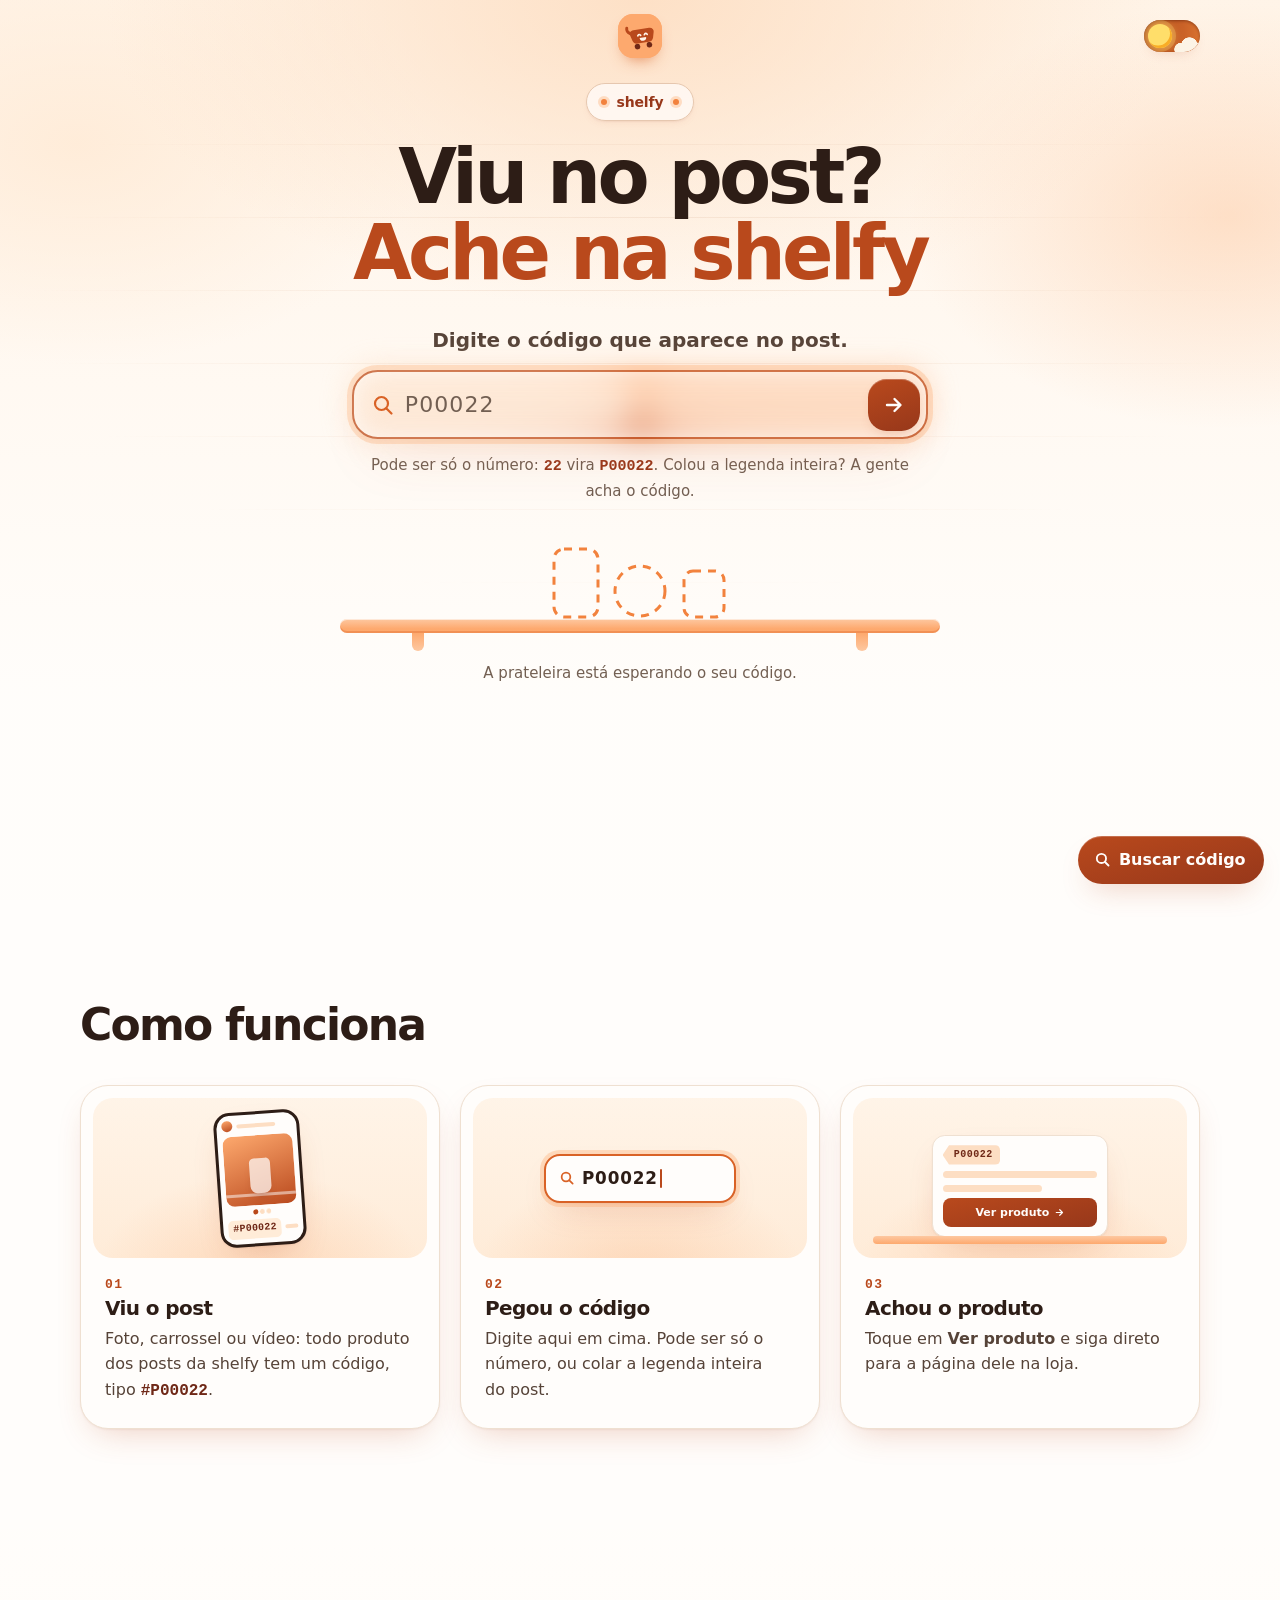
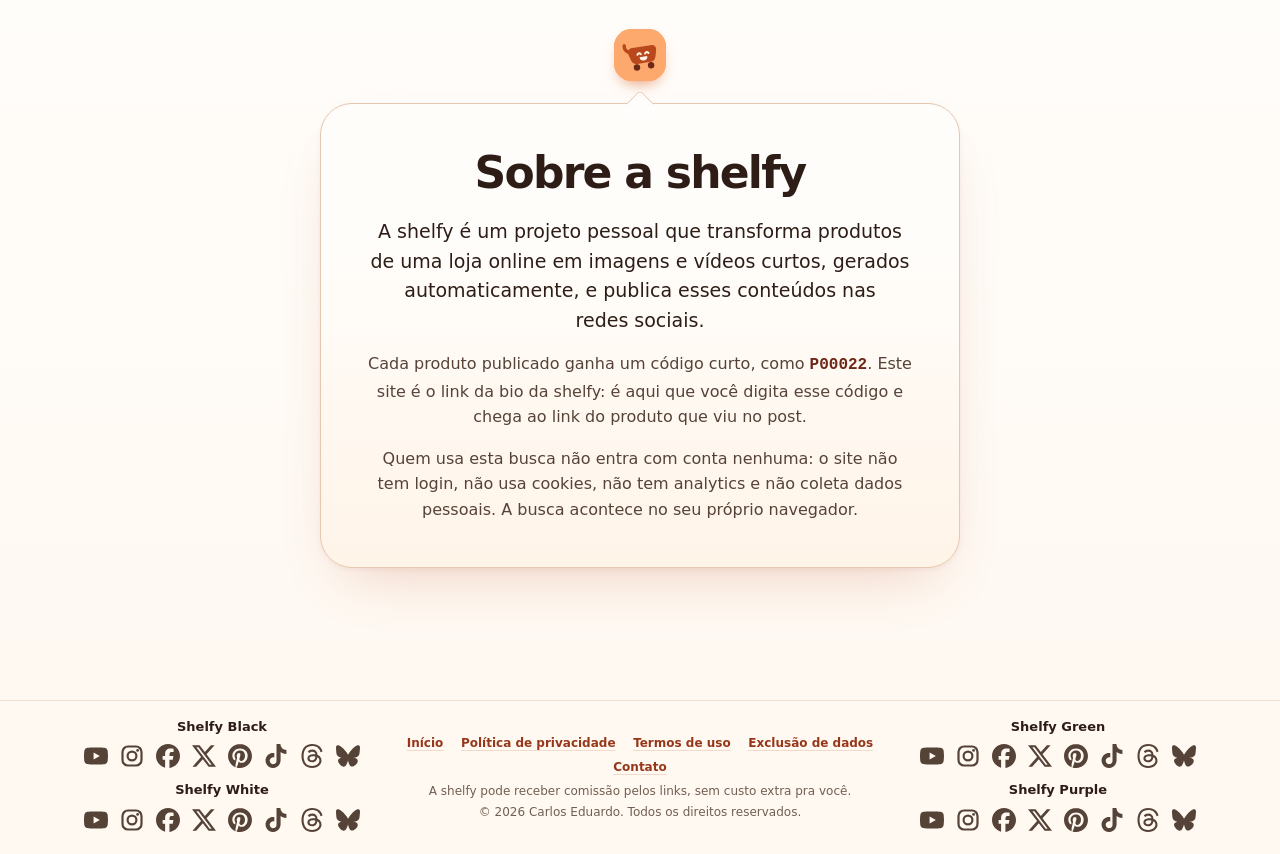
<file: index.html>
<!DOCTYPE html>
<html lang="pt-BR">
<head>
<meta charset="utf-8">
<meta name="viewport" content="width=device-width, initial-scale=1, viewport-fit=cover">
<meta http-equiv="Content-Security-Policy" content="default-src 'none'; script-src 'self'; style-src 'self'; img-src 'self' data:; connect-src 'self'; base-uri 'self'; form-action 'self'; object-src 'none'; require-trusted-types-for 'script'; trusted-types 'none'; upgrade-insecure-requests">
<meta name="referrer" content="no-referrer">
<title>shelfy — ache o produto do post pelo código</title>
<meta name="description" content="Viu um produto num post da shelfy? Digite o código (tipo P00022) e vá direto para o link do produto. Sem login, sem cadastro, sem rastreadores.">
<link rel="canonical" href="https://carlosp1006.github.io/shelfy-site/">
<meta name="theme-color" content="#fff4ea" media="(prefers-color-scheme: light)">
<meta name="theme-color" content="#281911" media="(prefers-color-scheme: dark)">
<meta name="color-scheme" content="light">
<link rel="icon" href="img/favicon.svg" type="image/svg+xml">
<link rel="icon" href="img/favicon-32.png" sizes="32x32" type="image/png">
<link rel="apple-touch-icon" href="img/apple-touch-icon.png">
<link rel="search" type="application/opensearchdescription+xml" title="shelfy" href="opensearch.xml">
<meta property="og:type" content="website">
<meta property="og:site_name" content="shelfy">
<meta property="og:locale" content="pt_BR">
<meta property="og:title" content="shelfy — ache o produto do post pelo código">
<meta property="og:description" content="Viu no post? Digite o código e vá direto para o link do produto.">
<meta property="og:url" content="https://carlosp1006.github.io/shelfy-site/">
<meta property="og:image" content="https://carlosp1006.github.io/shelfy-site/img/og.png">
<meta property="og:image:width" content="1200">
<meta property="og:image:height" content="630">
<meta property="og:image:alt" content="shelfy: viu no post? Ache aqui pelo código.">
<meta name="twitter:card" content="summary_large_image">
<script src="js/tema.js?v=2026100902"></script>
<link rel="stylesheet" href="css/site.css?v=2026101003">
<link rel="modulepreload" href="js/catalog.js">
<link rel="modulepreload" href="js/query.js">
<script type="module" src="js/app.js"></script>
</head>
<body class="page-home">
<a class="skip-link" href="#conteudo">Pular para o conteúdo</a>

<header class="site-header">
  <div class="shell header-inner">
    <a class="brand brand-solo" href="./" aria-label="shelfy — início">
      <span class="brand-mark" aria-hidden="true"><svg viewBox="0 0 120 120" width="120" height="120" focusable="false"><rect width="120" height="120" fill="#fda96e"/><g class="carrinho"><g transform="translate(3 1) rotate(-9 50 94)"><path d="M37 50c-6-4-9-10-7-16" fill="none" stroke="#b9491c" stroke-width="8" stroke-linecap="round"/><circle cx="51" cy="88" r="7.5" fill="#6f2817"/><circle cx="84" cy="88" r="7.5" fill="#6f2817"/><path d="M47 42h43c8 0 13 6 11 13l-4 15c-2 6-6 10-13 10H53c-7 0-11-4-13-10l-4-15c-2-7 3-13 11-13z" fill="#b9491c"/><g fill="none" stroke="#fff4e8" stroke-width="4.5" stroke-linecap="round"><path d="M56.5 59q4-6 8 0"/><path d="M74.5 59q4-6 8 0"/></g><path d="M60.5 65.5h18a9 9 0 0 1-18 0z" fill="#fff4e8"/></g></g><g class="brilhos" fill="#fff4e8" opacity="0"><path d="M98 11Q98 22 109 22Q98 22 98 33Q98 22 87 22Q98 22 98 11Z"/><path d="M19 12Q19 20 27 20Q19 20 19 28Q19 20 11 20Q19 20 19 12Z"/><path d="M104 95Q104 101 110 101Q104 101 104 107Q104 101 98 101Q104 101 104 95Z"/></g></svg></span>
    </a>
    <button class="theme-toggle" type="button" data-botao-tema aria-pressed="false" aria-label="Tema escuro" title="Tema escuro" hidden><span class="theme-toggle-knob"></span></button>
  </div>
</header>

<main id="conteudo" class="site-main">
  <section class="hero" aria-labelledby="titulo">
    <div class="shell hero-inner">
      <p class="eyebrow eyebrow-name"><span class="eyebrow-dot" aria-hidden="true"></span>shelfy<span class="eyebrow-dot" aria-hidden="true"></span></p>
      <h1 id="titulo" class="hero-title">Viu no post? <span class="hero-accent">Ache na shelfy</span></h1>
      <form id="buscar" class="search" role="search" action="./" method="get" autocomplete="off" novalidate>
        <label class="search-label" for="codigo">Digite o código que aparece no post.</label>
        <div class="search-field">
          <svg class="search-icon" viewBox="0 0 24 24" width="24" height="24" aria-hidden="true" focusable="false"><circle cx="10.5" cy="10.5" r="6.5" fill="none" stroke="currentColor" stroke-width="2.2"/><path d="m15.5 15.5 5 5" fill="none" stroke="currentColor" stroke-width="2.2" stroke-linecap="round"/></svg>
          <input id="codigo" class="search-input" name="c" type="text" inputmode="text" enterkeyhint="search" autocapitalize="characters" autocomplete="off" autocorrect="off" spellcheck="false" maxlength="4000" placeholder="P00022" aria-describedby="dica-busca">
          <button class="search-submit" type="submit">
            <span class="visually-hidden">Buscar</span>
            <svg viewBox="0 0 24 24" width="24" height="24" aria-hidden="true" focusable="false"><path d="M5 12h13m-5.5-6 6 6-6 6" fill="none" stroke="currentColor" stroke-width="2.4" stroke-linecap="round" stroke-linejoin="round"/></svg>
          </button>
        </div>
        <p id="dica-busca" class="search-hint">Pode ser só o número: <b>22</b> vira <b>P00022</b>. Colou a legenda inteira? A gente acha o código.</p>
      </form>

      <div class="recent" data-recent hidden>
        <p class="recent-label" id="recentes-titulo">Buscados recentemente <span class="recent-hint">(só neste aparelho)</span></p>
        <ul class="recent-list" aria-labelledby="recentes-titulo" data-recent-list></ul>
        <button class="link-button" type="button" data-recent-clear>Limpar</button>
      </div>
      <div class="results" id="resultado">
        <p class="visually-hidden" id="status-busca" role="status" aria-live="polite" aria-atomic="true"></p>
        <div class="results-body" data-results></div>
        <div class="shelf" aria-hidden="true">
          <svg class="shelf-ghosts" viewBox="0 0 240 92" width="240" height="92" focusable="false"><rect x="34" y="22" width="44" height="68" rx="10" fill="none" stroke="currentColor" stroke-width="3" stroke-dasharray="8 7"/><circle cx="120" cy="64" r="25" fill="none" stroke="currentColor" stroke-width="3" stroke-dasharray="8 7"/><rect x="164" y="44" width="40" height="46" rx="9" fill="none" stroke="currentColor" stroke-width="3" stroke-dasharray="8 7"/></svg>
          <span class="shelf-plank"></span>
        </div>
        <p class="shelf-caption">A prateleira está esperando o seu código.</p>
        <noscript><p class="notice notice-static">A busca por código precisa do JavaScript ligado. Ative o JavaScript neste navegador ou abra o site em outro navegador para buscar.</p></noscript>
      </div>
    </div>
  </section>

  <section id="como-funciona" class="section steps-section" aria-labelledby="titulo-como">
    <div class="shell">
      <h2 id="titulo-como" class="section-title">Como funciona</h2>
      <ol class="steps">
        <li class="step">
          <div class="step-art" aria-hidden="true"><span class="art-post"><span class="art-post-head"></span><span class="art-media"><span class="art-track"><span></span><span></span><span></span></span></span><span class="art-dots"></span><span class="art-caption"><span class="art-tag">#P00022</span></span></span></div>
          <h3 class="step-title">Viu o post</h3>
          <p class="step-text">Foto, carrossel ou vídeo: todo produto dos posts da shelfy tem um código, tipo <b class="code-inline">#P00022</b>.</p>
        </li>
        <li class="step">
          <div class="step-art art-search" aria-hidden="true"><span class="art-field"><span class="art-lens"></span><span class="art-typed">P00022</span><span class="art-caret"></span></span></div>
          <h3 class="step-title">Pegou o código</h3>
          <p class="step-text">Digite aqui em cima. Pode ser só o número, ou colar a legenda inteira do post.</p>
        </li>
        <li class="step">
          <div class="step-art art-result" aria-hidden="true"><span class="art-card"><span class="art-badge">P00022</span><span class="art-line"></span><span class="art-line art-line-short"></span><span class="art-button">Ver produto</span></span><span class="art-plank"></span></div>
          <h3 class="step-title">Achou o produto</h3>
          <p class="step-text">Toque em <b>Ver produto</b> e siga direto para a página dele na loja.</p>
        </li>
      </ol>
    </div>
  </section>

  <section id="sobre" class="section about-section" aria-labelledby="titulo-sobre">
    <div class="shell about">
      <span class="brand-mark about-avatar" aria-hidden="true"><svg viewBox="0 0 120 120" width="120" height="120" focusable="false"><rect width="120" height="120" fill="#fda96e"/><g class="carrinho"><g transform="translate(3 1) rotate(-9 50 94)"><path d="M37 50c-6-4-9-10-7-16" fill="none" stroke="#b9491c" stroke-width="8" stroke-linecap="round"/><circle cx="51" cy="88" r="7.5" fill="#6f2817"/><circle cx="84" cy="88" r="7.5" fill="#6f2817"/><path d="M47 42h43c8 0 13 6 11 13l-4 15c-2 6-6 10-13 10H53c-7 0-11-4-13-10l-4-15c-2-7 3-13 11-13z" fill="#b9491c"/><g fill="none" stroke="#fff4e8" stroke-width="4.5" stroke-linecap="round"><path d="M56.5 59q4-6 8 0"/><path d="M74.5 59q4-6 8 0"/></g><path d="M60.5 65.5h18a9 9 0 0 1-18 0z" fill="#fff4e8"/></g></g><g class="brilhos" fill="#fff4e8" opacity="0"><path d="M98 11Q98 22 109 22Q98 22 98 33Q98 22 87 22Q98 22 98 11Z"/><path d="M19 12Q19 20 27 20Q19 20 19 28Q19 20 11 20Q19 20 19 12Z"/><path d="M104 95Q104 101 110 101Q104 101 104 107Q104 101 98 101Q104 101 104 95Z"/></g></svg></span>
      <div class="about-bubble">
        <h2 id="titulo-sobre" class="section-title">Sobre a shelfy</h2>
        <p class="about-lead">A shelfy é um projeto pessoal que transforma produtos de uma loja online em imagens e vídeos curtos, gerados automaticamente, e publica esses conteúdos nas redes sociais.</p>
        <p>Cada produto publicado ganha um código curto, como <b class="code-inline">P00022</b>. Este site é o link da bio da shelfy: é aqui que você digita esse código e chega ao link do produto que viu no post.</p>
        <p>Quem usa esta busca não entra com conta nenhuma: o site não tem login, não usa cookies, não tem analytics e não coleta dados pessoais. A busca acontece no seu próprio navegador.</p>
      </div>
    </div>
  </section>

  <a class="back-to-search" href="#buscar">Buscar código</a>
</main>

<footer class="site-footer">
  <div class="shell footer-inner">
    <section class="footer-social" aria-labelledby="titulo-siga">
      <h2 id="titulo-siga" class="visually-hidden">Siga a shelfy</h2>
    <svg class="social-sprite" aria-hidden="true" focusable="false">
      <symbol id="ico-youtube" viewBox="0 0 28.57 20"><path d="M27.973 3.123A3.578 3.578 0 0 0 25.447.597C23.22 0 14.285 0 14.285 0S5.35 0 3.123.597A3.578 3.578 0 0 0 .597 3.123C0 5.35 0 10 0 10s0 4.65.597 6.877a3.578 3.578 0 0 0 2.526 2.526C5.35 20 14.285 20 14.285 20s8.935 0 11.162-.597a3.578 3.578 0 0 0 2.526-2.526C28.57 14.65 28.57 10 28.57 10s-.002-4.65-.597-6.877zM11.425 14.285 18.848 10l-7.423-4.285z" fill="currentColor" fill-rule="evenodd"/></symbol>
      <symbol id="ico-instagram" viewBox="0 0 24 24"><rect x="2.5" y="2.5" width="19" height="19" rx="5.5" fill="none" stroke="currentColor" stroke-width="2.2"/><circle cx="12" cy="12" r="4.4" fill="none" stroke="currentColor" stroke-width="2.2"/><circle cx="17.6" cy="6.4" r="1.4" fill="currentColor"/></symbol>
      <symbol id="ico-facebook" viewBox="0 0 24 24"><path d="M9.101 23.691v-7.98H6.627v-3.667h2.474v-1.58c0-4.085 1.848-5.978 5.858-5.978.401 0 .955.042 1.468.103a8.68 8.68 0 0 1 1.141.195v3.325a8.623 8.623 0 0 0-.653-.036 26.805 26.805 0 0 0-.733-.009c-.707 0-1.259.096-1.675.309a1.686 1.686 0 0 0-.679.622c-.258.42-.374.995-.374 1.752v1.297h3.919l-.386 2.103-.287 1.564h-3.246v8.245C19.396 23.238 24 18.179 24 12.044c0-6.627-5.373-12-12-12s-12 5.373-12 12c0 5.628 3.874 10.35 9.101 11.647z" fill="currentColor"/></symbol>
      <symbol id="ico-x" viewBox="0 0 24 24"><path d="M18.901 1.153h3.68l-8.04 9.19L24 22.846h-7.406l-5.8-7.584-6.638 7.584H.474l8.6-9.83L0 1.154h7.594l5.243 6.932zM17.61 20.644h2.039L6.486 3.24H4.298z" fill="currentColor"/></symbol>
      <symbol id="ico-pinterest" viewBox="0 0 24 24"><path d="M12.017 0C5.396 0 .029 5.367.029 11.987c0 5.079 3.158 9.417 7.618 11.162-.105-.949-.199-2.403.041-3.439.219-.937 1.406-5.957 1.406-5.957s-.359-.72-.359-1.781c0-1.663.967-2.911 2.168-2.911 1.024 0 1.518.769 1.518 1.688 0 1.029-.653 2.567-.992 3.992-.285 1.193.6 2.165 1.775 2.165 2.128 0 3.768-2.245 3.768-5.487 0-2.861-2.063-4.869-5.008-4.869-3.41 0-5.409 2.562-5.409 5.199 0 1.033.394 2.143.889 2.741.099.12.112.225.085.345-.09.375-.293 1.199-.334 1.363-.053.225-.172.271-.401.165-1.495-.69-2.433-2.878-2.433-4.646 0-3.776 2.748-7.252 7.92-7.252 4.158 0 7.392 2.967 7.392 6.923 0 4.135-2.607 7.462-6.233 7.462-1.214 0-2.354-.629-2.758-1.379l-.749 2.848c-.269 1.045-1.004 2.352-1.498 3.146 1.123.345 2.306.535 3.55.535 6.607 0 11.985-5.365 11.985-11.987C23.97 5.39 18.592.026 11.985.026L12.017 0z" fill="currentColor"/></symbol>
      <symbol id="ico-tiktok" viewBox="0 0 24 24"><path d="M12.525.02c1.31-.02 2.61-.01 3.91-.02.08 1.53.63 3.09 1.75 4.17 1.12 1.11 2.7 1.62 4.24 1.79v4.03c-1.44-.05-2.89-.35-4.2-.97-.57-.26-1.1-.59-1.62-.93-.01 2.92.01 5.84-.02 8.75-.08 1.4-.54 2.79-1.35 3.94-1.31 1.92-3.58 3.17-5.91 3.21-1.43.08-2.86-.31-4.08-1.03-2.02-1.19-3.44-3.37-3.65-5.71-.02-.5-.03-1-.01-1.49.18-1.9 1.12-3.72 2.58-4.96 1.66-1.44 3.98-2.13 6.15-1.72.02 1.48-.04 2.96-.04 4.44-.99-.32-2.15-.23-3.02.37-.63.41-1.11 1.04-1.36 1.75-.21.51-.15 1.07-.14 1.61.24 1.64 1.82 3.02 3.5 2.87 1.12-.01 2.19-.66 2.77-1.61.19-.33.4-.67.41-1.06.1-1.79.06-3.57.07-5.36.01-4.03-.01-8.05.02-12.07z" fill="currentColor"/></symbol>
      <symbol id="ico-threads" viewBox="0 0 24 24"><path d="M12.186 24h-.007c-3.581-.024-6.334-1.205-8.184-3.509C2.35 18.44 1.5 15.586 1.472 12.01v-.017c.03-3.579.879-6.43 2.525-8.482C5.845 1.205 8.6.024 12.18 0h.014c2.746.02 5.043.725 6.826 2.098 1.677 1.29 2.858 3.13 3.509 5.467l-2.04.569c-1.104-3.96-3.898-5.984-8.304-6.015-2.91.022-5.11.936-6.54 2.717C4.307 6.504 3.616 8.914 3.589 12c.027 3.086.718 5.496 2.057 7.164 1.43 1.783 3.631 2.698 6.54 2.717 2.623-.02 4.358-.631 5.8-2.045 1.647-1.613 1.618-3.593 1.09-4.798-.31-.71-.873-1.3-1.634-1.75-.192 1.352-.622 2.446-1.284 3.272-.886 1.102-2.14 1.704-3.73 1.79-1.202.065-2.361-.218-3.259-.801-1.063-.689-1.685-1.74-1.752-2.964-.065-1.19.408-2.285 1.33-3.082.88-.76 2.119-1.207 3.583-1.291a13.853 13.853 0 0 1 3.02.142c-.126-.742-.375-1.332-.75-1.757-.513-.586-1.308-.883-2.359-.89h-.029c-.844 0-1.992.232-2.721 1.32L7.734 7.847c.98-1.454 2.568-2.256 4.478-2.256h.044c3.194.02 5.097 1.975 5.287 5.388.108.046.216.094.321.142 1.49.7 2.58 1.761 3.154 3.07.797 1.82.871 4.79-1.548 7.158-1.85 1.81-4.094 2.628-7.277 2.65Zm1.003-11.69c-.242 0-.487.007-.739.021-1.836.103-2.98.946-2.916 2.143.067 1.256 1.452 1.839 2.784 1.767 1.224-.065 2.818-.543 3.086-3.71a10.5 10.5 0 0 0-2.215-.221z" fill="currentColor"/></symbol>
      <symbol id="ico-bluesky" viewBox="0 0 24 24"><path d="M12 10.8c-1.087-2.114-4.046-6.053-6.798-7.995C2.566.944 1.561 1.266.902 1.565.139 1.908 0 3.08 0 3.768c0 .69.378 5.65.624 6.479.815 2.736 3.713 3.66 6.383 3.364.136-.02.275-.039.415-.056-.138.022-.276.04-.415.056-3.912.58-7.387 2.005-2.83 7.078 5.013 5.19 6.87-1.113 7.823-4.308.953 3.195 2.05 9.271 7.733 4.308 4.267-4.308 1.172-6.498-2.74-7.078a8.741 8.741 0 0 1-.415-.056c.14.017.279.036.415.056 2.67.297 5.568-.628 6.383-3.364.246-.828.624-5.79.624-6.478 0-.69-.139-1.861-.902-2.206-.659-.298-1.664-.62-4.3 1.24C16.046 4.748 13.087 8.687 12 10.8Z" fill="currentColor"/></symbol>
    </svg>
      <div class="social-account">
        <p class="social-name" id="conta-preta">Shelfy Black</p>
        <ul class="social-list" aria-labelledby="conta-preta">
          <li><a class="social-link social-youtube" href="https://www.youtube.com/@ShelfyBlack" target="_blank" rel="noopener" aria-label="Shelfy Black no YouTube (abre em nova aba)"><svg class="social-icon" width="24" height="24" aria-hidden="true" focusable="false"><use href="#ico-youtube"/></svg></a></li>
          <li><a class="social-link social-instagram" href="https://www.instagram.com/shelfy_black" target="_blank" rel="noopener" aria-label="Shelfy Black no Instagram (abre em nova aba)"><svg class="social-icon" width="24" height="24" aria-hidden="true" focusable="false"><use href="#ico-instagram"/></svg></a></li>
          <li><a class="social-link social-facebook" href="https://www.facebook.com/shelfyblackbr" target="_blank" rel="noopener" aria-label="Shelfy Black no Facebook (abre em nova aba)"><svg class="social-icon" width="24" height="24" aria-hidden="true" focusable="false"><use href="#ico-facebook"/></svg></a></li>
          <li><a class="social-link social-x" href="https://x.com/ShelfyBlack" target="_blank" rel="noopener" aria-label="Shelfy Black no X (abre em nova aba)"><svg class="social-icon" width="24" height="24" aria-hidden="true" focusable="false"><use href="#ico-x"/></svg></a></li>
          <li><a class="social-link social-pinterest" href="https://www.pinterest.com/shelfyblack" target="_blank" rel="noopener" aria-label="Shelfy Black no Pinterest (abre em nova aba)"><svg class="social-icon" width="24" height="24" aria-hidden="true" focusable="false"><use href="#ico-pinterest"/></svg></a></li>
          <li><a class="social-link social-tiktok" href="https://www.tiktok.com/@shelfyblack" target="_blank" rel="noopener" aria-label="Shelfy Black no TikTok (abre em nova aba)"><svg class="social-icon" width="24" height="24" aria-hidden="true" focusable="false"><use href="#ico-tiktok"/></svg></a></li>
          <li><a class="social-link social-threads" href="https://www.threads.com/@shelfy_black" target="_blank" rel="noopener" aria-label="Shelfy Black no Threads (abre em nova aba)"><svg class="social-icon" width="24" height="24" aria-hidden="true" focusable="false"><use href="#ico-threads"/></svg></a></li>
          <li><a class="social-link social-bluesky" href="https://bsky.app/profile/shelfyblack.bsky.social" target="_blank" rel="noopener" aria-label="Shelfy Black no Bluesky (abre em nova aba)"><svg class="social-icon" width="24" height="24" aria-hidden="true" focusable="false"><use href="#ico-bluesky"/></svg></a></li>
        </ul>
      </div>
      <div class="social-account">
        <p class="social-name" id="conta-branca">Shelfy White</p>
        <ul class="social-list" aria-labelledby="conta-branca">
          <li><a class="social-link social-youtube" href="https://www.youtube.com/@ShelfyWhite" target="_blank" rel="noopener" aria-label="Shelfy White no YouTube (abre em nova aba)"><svg class="social-icon" width="24" height="24" aria-hidden="true" focusable="false"><use href="#ico-youtube"/></svg></a></li>
          <li><a class="social-link social-instagram" href="https://www.instagram.com/shelfywhite" target="_blank" rel="noopener" aria-label="Shelfy White no Instagram (abre em nova aba)"><svg class="social-icon" width="24" height="24" aria-hidden="true" focusable="false"><use href="#ico-instagram"/></svg></a></li>
          <li><a class="social-link social-facebook" href="https://www.facebook.com/shelfywhitebr" target="_blank" rel="noopener" aria-label="Shelfy White no Facebook (abre em nova aba)"><svg class="social-icon" width="24" height="24" aria-hidden="true" focusable="false"><use href="#ico-facebook"/></svg></a></li>
          <li><a class="social-link social-x" href="https://x.com/shelfywhite" target="_blank" rel="noopener" aria-label="Shelfy White no X (abre em nova aba)"><svg class="social-icon" width="24" height="24" aria-hidden="true" focusable="false"><use href="#ico-x"/></svg></a></li>
          <li><a class="social-link social-pinterest" href="https://www.pinterest.com/shelfywhite" target="_blank" rel="noopener" aria-label="Shelfy White no Pinterest (abre em nova aba)"><svg class="social-icon" width="24" height="24" aria-hidden="true" focusable="false"><use href="#ico-pinterest"/></svg></a></li>
          <li><a class="social-link social-tiktok" href="https://www.tiktok.com/@shelfy.white" target="_blank" rel="noopener" aria-label="Shelfy White no TikTok (abre em nova aba)"><svg class="social-icon" width="24" height="24" aria-hidden="true" focusable="false"><use href="#ico-tiktok"/></svg></a></li>
          <li><a class="social-link social-threads" href="https://www.threads.com/@shelfywhite" target="_blank" rel="noopener" aria-label="Shelfy White no Threads (abre em nova aba)"><svg class="social-icon" width="24" height="24" aria-hidden="true" focusable="false"><use href="#ico-threads"/></svg></a></li>
          <li><a class="social-link social-bluesky" href="https://bsky.app/profile/shefywhite.bsky.social" target="_blank" rel="noopener" aria-label="Shelfy White no Bluesky (abre em nova aba)"><svg class="social-icon" width="24" height="24" aria-hidden="true" focusable="false"><use href="#ico-bluesky"/></svg></a></li>
        </ul>
      </div>
      <div class="social-account">
        <p class="social-name" id="conta-verde">Shelfy Green</p>
        <ul class="social-list" aria-labelledby="conta-verde">
          <li><a class="social-link social-youtube" href="https://www.youtube.com/@ShelfyGreen" target="_blank" rel="noopener" aria-label="Shelfy Green no YouTube (abre em nova aba)"><svg class="social-icon" width="24" height="24" aria-hidden="true" focusable="false"><use href="#ico-youtube"/></svg></a></li>
          <li><a class="social-link social-instagram" href="https://www.instagram.com/shelfygreen" target="_blank" rel="noopener" aria-label="Shelfy Green no Instagram (abre em nova aba)"><svg class="social-icon" width="24" height="24" aria-hidden="true" focusable="false"><use href="#ico-instagram"/></svg></a></li>
          <li><a class="social-link social-facebook" href="https://www.facebook.com/profile.php?id=1400111733180464" target="_blank" rel="noopener" aria-label="Shelfy Green no Facebook (abre em nova aba)"><svg class="social-icon" width="24" height="24" aria-hidden="true" focusable="false"><use href="#ico-facebook"/></svg></a></li>
          <li><a class="social-link social-x" href="https://x.com/ShelfyGreen" target="_blank" rel="noopener" aria-label="Shelfy Green no X (abre em nova aba)"><svg class="social-icon" width="24" height="24" aria-hidden="true" focusable="false"><use href="#ico-x"/></svg></a></li>
          <li><a class="social-link social-pinterest" href="https://www.pinterest.com/shelfygreen" target="_blank" rel="noopener" aria-label="Shelfy Green no Pinterest (abre em nova aba)"><svg class="social-icon" width="24" height="24" aria-hidden="true" focusable="false"><use href="#ico-pinterest"/></svg></a></li>
          <li><a class="social-link social-tiktok" href="https://www.tiktok.com/@shelfygreen" target="_blank" rel="noopener" aria-label="Shelfy Green no TikTok (abre em nova aba)"><svg class="social-icon" width="24" height="24" aria-hidden="true" focusable="false"><use href="#ico-tiktok"/></svg></a></li>
          <li><a class="social-link social-threads" href="https://www.threads.com/@shelfygreen" target="_blank" rel="noopener" aria-label="Shelfy Green no Threads (abre em nova aba)"><svg class="social-icon" width="24" height="24" aria-hidden="true" focusable="false"><use href="#ico-threads"/></svg></a></li>
          <li><a class="social-link social-bluesky" href="https://bsky.app/profile/shelfygreen.bsky.social" target="_blank" rel="noopener" aria-label="Shelfy Green no Bluesky (abre em nova aba)"><svg class="social-icon" width="24" height="24" aria-hidden="true" focusable="false"><use href="#ico-bluesky"/></svg></a></li>
        </ul>
      </div>
      <div class="social-account">
        <p class="social-name" id="conta-roxa">Shelfy Purple</p>
        <ul class="social-list" aria-labelledby="conta-roxa">
          <li><a class="social-link social-youtube" href="https://www.youtube.com/@ShelfyPurple" target="_blank" rel="noopener" aria-label="Shelfy Purple no YouTube (abre em nova aba)"><svg class="social-icon" width="24" height="24" aria-hidden="true" focusable="false"><use href="#ico-youtube"/></svg></a></li>
          <li><a class="social-link social-instagram" href="https://www.instagram.com/shelfypurple" target="_blank" rel="noopener" aria-label="Shelfy Purple no Instagram (abre em nova aba)"><svg class="social-icon" width="24" height="24" aria-hidden="true" focusable="false"><use href="#ico-instagram"/></svg></a></li>
          <li><a class="social-link social-facebook" href="https://www.facebook.com/profile.php?id=1378499702011131" target="_blank" rel="noopener" aria-label="Shelfy Purple no Facebook (abre em nova aba)"><svg class="social-icon" width="24" height="24" aria-hidden="true" focusable="false"><use href="#ico-facebook"/></svg></a></li>
          <li><a class="social-link social-x" href="https://x.com/Shelfypurple" target="_blank" rel="noopener" aria-label="Shelfy Purple no X (abre em nova aba)"><svg class="social-icon" width="24" height="24" aria-hidden="true" focusable="false"><use href="#ico-x"/></svg></a></li>
          <li><a class="social-link social-pinterest" href="https://www.pinterest.com/shelfypurple" target="_blank" rel="noopener" aria-label="Shelfy Purple no Pinterest (abre em nova aba)"><svg class="social-icon" width="24" height="24" aria-hidden="true" focusable="false"><use href="#ico-pinterest"/></svg></a></li>
          <li><a class="social-link social-tiktok" href="https://www.tiktok.com/@shelfypurple" target="_blank" rel="noopener" aria-label="Shelfy Purple no TikTok (abre em nova aba)"><svg class="social-icon" width="24" height="24" aria-hidden="true" focusable="false"><use href="#ico-tiktok"/></svg></a></li>
          <li><a class="social-link social-threads" href="https://www.threads.com/@shelfypurple" target="_blank" rel="noopener" aria-label="Shelfy Purple no Threads (abre em nova aba)"><svg class="social-icon" width="24" height="24" aria-hidden="true" focusable="false"><use href="#ico-threads"/></svg></a></li>
          <li><a class="social-link social-bluesky" href="https://bsky.app/profile/shelfypurple.bsky.social" target="_blank" rel="noopener" aria-label="Shelfy Purple no Bluesky (abre em nova aba)"><svg class="social-icon" width="24" height="24" aria-hidden="true" focusable="false"><use href="#ico-bluesky"/></svg></a></li>
        </ul>
      </div>
    </section>
    <nav class="footer-nav" aria-label="Rodapé">
      <ul>
        <li><a href="./">Início</a></li>
        <li><a href="privacidade.html">Política de privacidade</a></li>
        <li><a href="termos.html">Termos de uso</a></li>
        <li><a href="exclusao-de-dados.html">Exclusão de dados</a></li>
        <li><a href="mailto:dinosauroxd9@gmail.com">Contato</a></li>
      </ul>
    </nav>
    <p class="footer-note">A shelfy pode receber comissão pelos links, sem custo extra pra você.</p>
    <p class="footer-note">© 2026 Carlos Eduardo. Todos os direitos reservados.</p>
  </div>
</footer>

<template id="tpl-result">
  <article class="result">
    <div class="result-head">
      <span class="code-badge" data-slot="code"></span>
      <button class="copy-button" type="button" data-slot="copy">
        <svg viewBox="0 0 24 24" width="18" height="18" aria-hidden="true" focusable="false"><path d="M9.5 14.5 14.5 9.5M11 6.5l1.4-1.4a4 4 0 0 1 5.6 5.6L16.6 12M13 17.5l-1.4 1.4a4 4 0 0 1-5.6-5.6L7.4 12" fill="none" stroke="currentColor" stroke-width="2.2" stroke-linecap="round"/></svg>
        <span data-slot="copy-label">Copiar link</span>
      </button>
    </div>
    <h2 class="result-title" data-slot="title" dir="auto"></h2>
    <button class="title-toggle" type="button" data-slot="toggle" aria-expanded="false" hidden>Ver título completo</button>
    <div class="result-actions" data-slot="actions">
      <a class="button button-primary" data-slot="link" rel="sponsored nofollow noopener noreferrer">
        <span>Ver produto</span>
        <svg viewBox="0 0 24 24" width="22" height="22" aria-hidden="true" focusable="false"><path d="M5 12h13m-5.5-6 6 6-6 6" fill="none" stroke="currentColor" stroke-width="2.4" stroke-linecap="round" stroke-linejoin="round"/></svg>
      </a>
    </div>
    <p class="result-unavailable" data-slot="unavailable" hidden>O link deste produto está indisponível no momento. Tente de novo mais tarde.</p>
  </article>
</template>

<template id="tpl-notice">
  <div class="notice">
    <span class="notice-icon" aria-hidden="true"></span>
    <div class="notice-body">
      <p class="notice-title" data-slot="title"></p>
      <p class="notice-text" data-slot="text"></p>
      <div class="notice-actions" data-slot="actions"></div>
    </div>
  </div>
</template>

<template id="tpl-sad-cart">
  <svg class="sad-cart" viewBox="0 0 120 120" width="120" height="120" focusable="false"><rect width="120" height="120" fill="#fda96e"/><g class="carrinho"><g transform="translate(-8 -5) rotate(5 62 94)"><path d="M37 50c-6-4-9-10-7-16" fill="none" stroke="#b9491c" stroke-width="8" stroke-linecap="round"/><circle cx="51" cy="88" r="7.5" fill="#6f2817"/><circle cx="84" cy="88" r="7.5" fill="#6f2817"/><path d="M47 42h43c8 0 13 6 11 13l-4 15c-2 6-6 10-13 10H53c-7 0-11-4-13-10l-4-15c-2-7 3-13 11-13z" fill="#b9491c"/><g fill="none" stroke="#fff4e8" stroke-width="4" stroke-linecap="round"><path d="M55.5 52.5 63 50"/><path d="M76 50l7.5 2.5"/><path d="M62.5 73.5q7-5.5 14 0"/></g><circle cx="60" cy="59" r="3.2" fill="#fff4e8"/><circle cx="79" cy="59" r="3.2" fill="#fff4e8"/><g class="lagrima"><path d="M57.5 62c-2.6 3.9-4 6-4 7.8a4 4 0 0 0 8 0c0-1.8-1.4-3.9-4-7.8z" fill="#0a7cff"/><path d="M55.7 69.6q.1-1.8 1.2-3.2" fill="none" stroke="#e6f7ff" stroke-width="1.3" stroke-linecap="round"/></g></g></g></svg>
</template>

<template id="tpl-loading">
  <div class="result result-loading" aria-hidden="true">
    <div class="skeleton skeleton-badge"></div>
    <div class="skeleton skeleton-line"></div>
    <div class="skeleton skeleton-line skeleton-short"></div>
    <div class="skeleton skeleton-button"></div>
  </div>
</template>
</body>
</html>
</file>
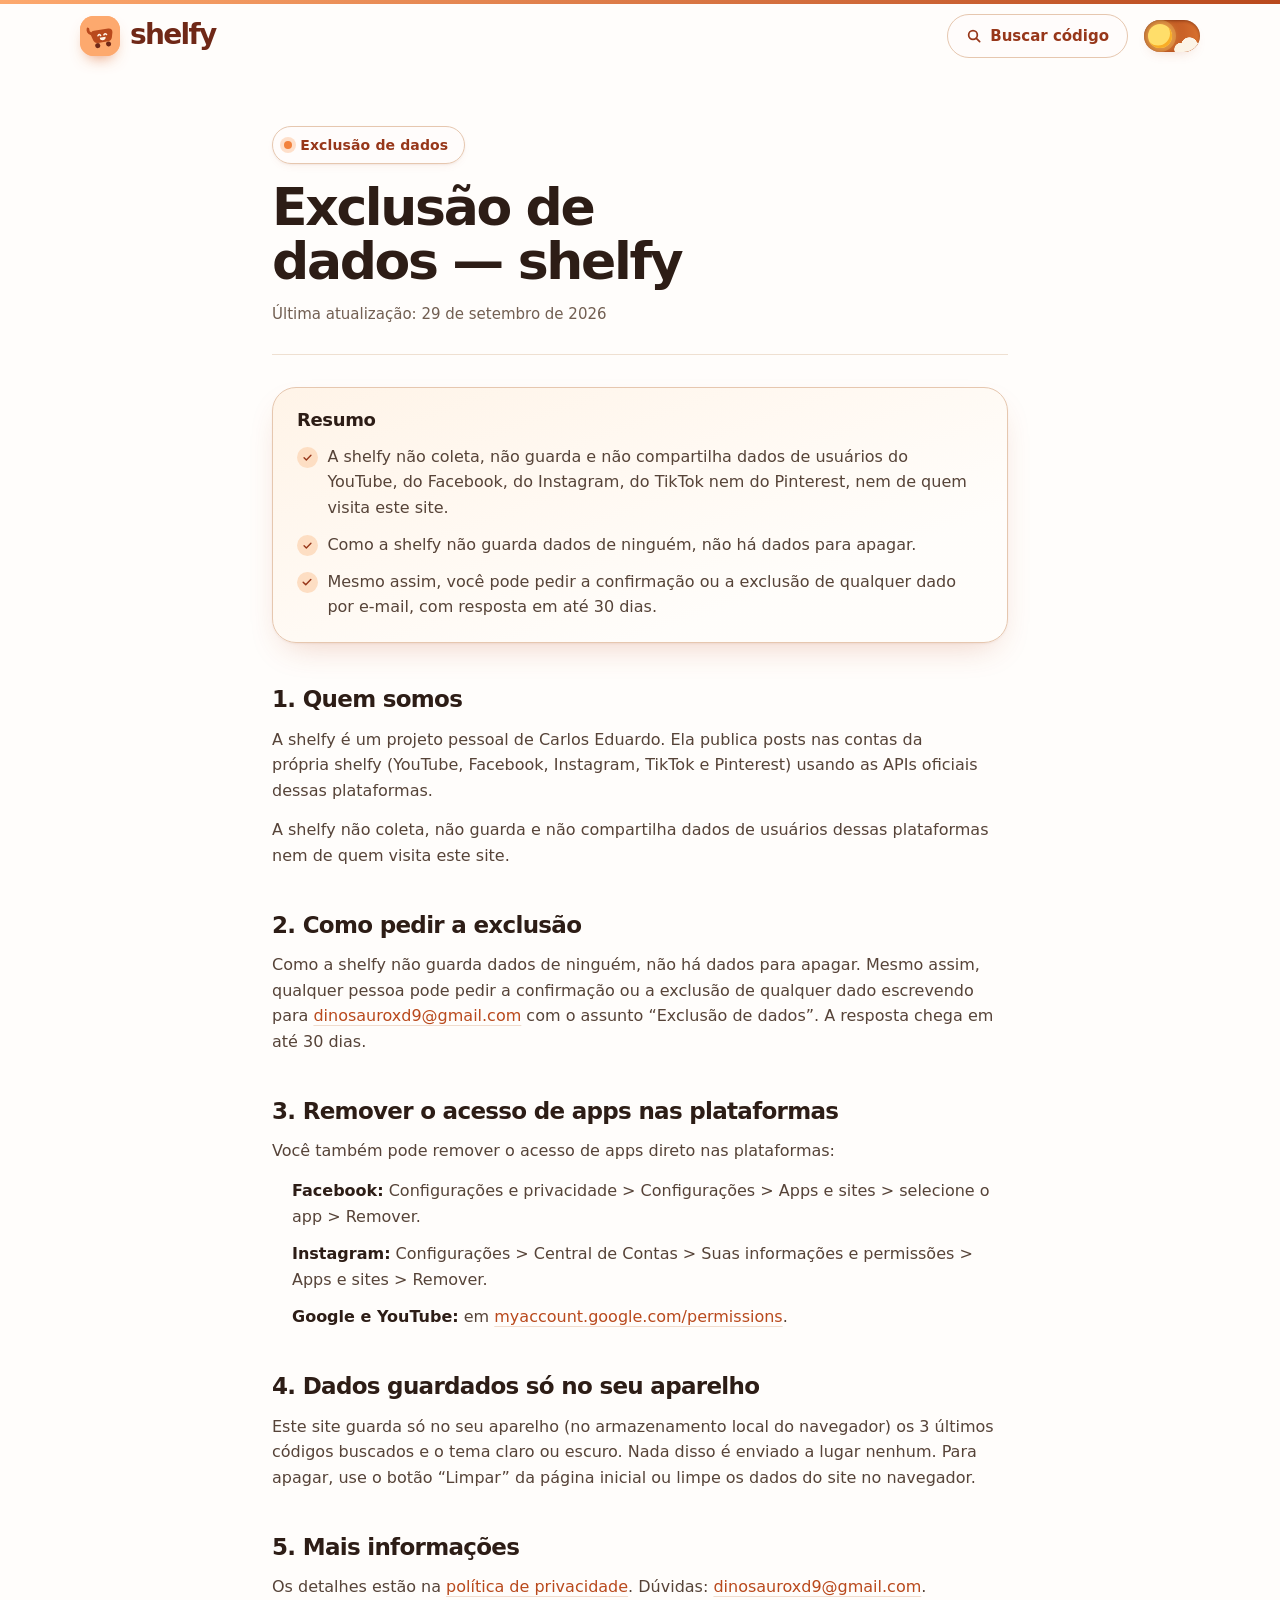
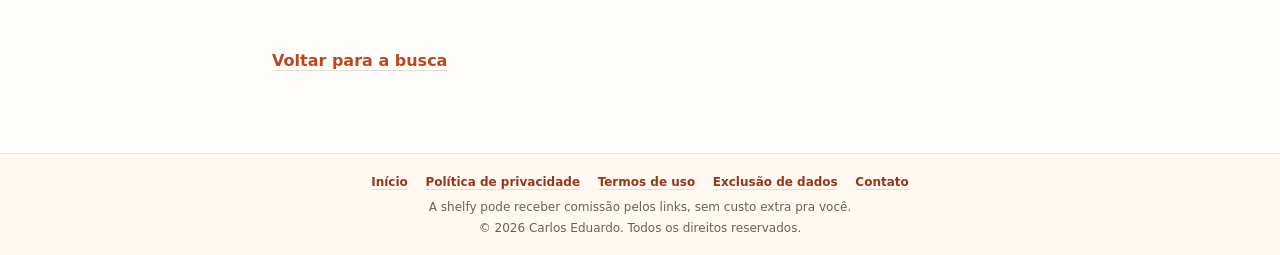
<file: exclusao-de-dados.html>
<!DOCTYPE html>
<html lang="pt-BR">
<head>
<meta charset="utf-8">
<meta name="viewport" content="width=device-width, initial-scale=1, viewport-fit=cover">
<meta http-equiv="Content-Security-Policy" content="default-src 'none'; script-src 'self'; style-src 'self'; img-src 'self' data:; connect-src 'self'; base-uri 'self'; form-action 'self'; object-src 'none'; require-trusted-types-for 'script'; trusted-types 'none'; upgrade-insecure-requests">
<meta name="referrer" content="no-referrer">
<title>Exclusão de dados — shelfy</title>
<meta name="description" content="Exclusão de dados na shelfy: a shelfy não guarda dados de usuários do YouTube, Facebook, Instagram, TikTok e Pinterest nem de quem visita o site. Veja como pedir a confirmação ou a exclusão e como remover o acesso de apps.">
<link rel="canonical" href="https://carlosp1006.github.io/shelfy-site/exclusao-de-dados.html">
<meta name="theme-color" content="#fff4ea" media="(prefers-color-scheme: light)">
<meta name="theme-color" content="#281911" media="(prefers-color-scheme: dark)">
<meta name="color-scheme" content="light">
<link rel="icon" href="img/favicon.svg" type="image/svg+xml">
<link rel="icon" href="img/favicon-32.png" sizes="32x32" type="image/png">
<link rel="apple-touch-icon" href="img/apple-touch-icon.png">
<link rel="search" type="application/opensearchdescription+xml" title="shelfy" href="opensearch.xml">
<meta property="og:type" content="website">
<meta property="og:site_name" content="shelfy">
<meta property="og:locale" content="pt_BR">
<meta property="og:title" content="Exclusão de dados — shelfy">
<meta property="og:description" content="A shelfy não guarda dados de ninguém. Veja como pedir a confirmação ou a exclusão de dados e como remover o acesso de apps no Facebook, no Instagram e no Google.">
<meta property="og:url" content="https://carlosp1006.github.io/shelfy-site/exclusao-de-dados.html">
<meta property="og:image" content="https://carlosp1006.github.io/shelfy-site/img/og.png">
<meta property="og:image:width" content="1200">
<meta property="og:image:height" content="630">
<meta property="og:image:alt" content="shelfy: viu no post? Ache aqui pelo código.">
<meta name="twitter:card" content="summary_large_image">
<script src="js/tema.js?v=2026100902"></script>
<link rel="stylesheet" href="css/site.css?v=2026100902">
</head>
<body class="page-doc">
<a class="skip-link" href="#conteudo">Pular para o conteúdo</a>

<header class="site-header">
  <div class="shell header-inner">
    <a class="brand" href="./" aria-label="shelfy — início">
      <span class="brand-mark" aria-hidden="true"><svg viewBox="0 0 120 120" width="120" height="120" focusable="false"><rect width="120" height="120" fill="#fda96e"/><g class="carrinho"><g transform="translate(3 1) rotate(-9 50 94)"><path d="M37 50c-6-4-9-10-7-16" fill="none" stroke="#b9491c" stroke-width="8" stroke-linecap="round"/><circle cx="51" cy="88" r="7.5" fill="#6f2817"/><circle cx="84" cy="88" r="7.5" fill="#6f2817"/><path d="M47 42h43c8 0 13 6 11 13l-4 15c-2 6-6 10-13 10H53c-7 0-11-4-13-10l-4-15c-2-7 3-13 11-13z" fill="#b9491c"/><g fill="none" stroke="#fff4e8" stroke-width="4.5" stroke-linecap="round"><path d="M56.5 59q4-6 8 0"/><path d="M74.5 59q4-6 8 0"/></g><path d="M60.5 65.5h18a9 9 0 0 1-18 0z" fill="#fff4e8"/></g></g><g class="brilhos" fill="#fff4e8" opacity="0"><path d="M98 11Q98 22 109 22Q98 22 98 33Q98 22 87 22Q98 22 98 11Z"/><path d="M19 12Q19 20 27 20Q19 20 19 28Q19 20 11 20Q19 20 19 12Z"/><path d="M104 95Q104 101 110 101Q104 101 104 107Q104 101 98 101Q104 101 104 95Z"/></g></svg></span>
      <span class="brand-name">shelfy</span>
    </a>
    <nav class="header-nav" aria-label="Atalhos">
      <a class="header-link" href="./#buscar">Buscar código</a>
    </nav>
    <button class="theme-toggle" type="button" data-botao-tema aria-pressed="false" aria-label="Tema escuro" title="Tema escuro" hidden><span class="theme-toggle-knob"></span></button>
  </div>
</header>

<main id="conteudo" class="site-main">
  <article class="doc shell">
    <header class="doc-header">
      <p class="eyebrow"><span class="eyebrow-dot" aria-hidden="true"></span>Exclusão de dados</p>
      <h1 class="doc-title">Exclusão de dados — shelfy</h1>
      <p class="doc-meta">Última atualização: <time datetime="2026-09-29">29 de setembro de 2026</time></p>
    </header>

    <section class="doc-summary" aria-labelledby="resumo">
      <h2 id="resumo" class="doc-summary-title">Resumo</h2>
      <ul class="check-list">
        <li>A shelfy não coleta, não guarda e não compartilha dados de usuários do YouTube, do Facebook, do Instagram, do TikTok nem do Pinterest, nem de quem visita este site.</li>
        <li>Como a shelfy não guarda dados de ninguém, não há dados para apagar.</li>
        <li>Mesmo assim, você pode pedir a confirmação ou a exclusão de qualquer dado por e-mail, com resposta em até 30 dias.</li>
      </ul>
    </section>

    <section class="doc-section" aria-labelledby="quem-somos">
      <h2 id="quem-somos">1. Quem somos</h2>
      <p>A shelfy é um projeto pessoal de Carlos Eduardo. Ela publica posts nas contas da própria shelfy (YouTube, Facebook, Instagram, TikTok e Pinterest) usando as APIs oficiais dessas plataformas.</p>
      <p>A shelfy não coleta, não guarda e não compartilha dados de usuários dessas plataformas nem de quem visita este site.</p>
    </section>

    <section class="doc-section" aria-labelledby="pedido">
      <h2 id="pedido">2. Como pedir a exclusão</h2>
      <p>Como a shelfy não guarda dados de ninguém, não há dados para apagar. Mesmo assim, qualquer pessoa pode pedir a confirmação ou a exclusão de qualquer dado escrevendo para <a href="mailto:dinosauroxd9@gmail.com">dinosauroxd9@gmail.com</a> com o assunto “Exclusão de dados”. A resposta chega em até 30 dias.</p>
    </section>

    <section class="doc-section" aria-labelledby="plataformas">
      <h2 id="plataformas">3. Remover o acesso de apps nas plataformas</h2>
      <p>Você também pode remover o acesso de apps direto nas plataformas:</p>
      <ul class="doc-list">
        <li><strong>Facebook:</strong> Configurações e privacidade &gt; Configurações &gt; Apps e sites &gt; selecione o app &gt; Remover.</li>
        <li><strong>Instagram:</strong> Configurações &gt; Central de Contas &gt; Suas informações e permissões &gt; Apps e sites &gt; Remover.</li>
        <li><strong>Google e YouTube:</strong> em <a href="https://myaccount.google.com/permissions">myaccount.google.com/permissions</a>.</li>
      </ul>
    </section>

    <section class="doc-section" aria-labelledby="neste-aparelho">
      <h2 id="neste-aparelho">4. Dados guardados só no seu aparelho</h2>
      <p>Este site guarda só no seu aparelho (no armazenamento local do navegador) os 3 últimos códigos buscados e o tema claro ou escuro. Nada disso é enviado a lugar nenhum. Para apagar, use o botão “Limpar” da página inicial ou limpe os dados do site no navegador.</p>
    </section>

    <section class="doc-section" aria-labelledby="mais-informacoes">
      <h2 id="mais-informacoes">5. Mais informações</h2>
      <p>Os detalhes estão na <a href="privacidade.html">política de privacidade</a>. Dúvidas: <a href="mailto:dinosauroxd9@gmail.com">dinosauroxd9@gmail.com</a>.</p>
    </section>

    <p class="doc-back"><a class="back-link" href="./">Voltar para a busca</a></p>
  </article>
</main>

<footer class="site-footer">
  <div class="shell footer-inner">
    <nav class="footer-nav" aria-label="Rodapé">
      <ul>
        <li><a href="./">Início</a></li>
        <li><a href="privacidade.html">Política de privacidade</a></li>
        <li><a href="termos.html">Termos de uso</a></li>
        <li><a href="exclusao-de-dados.html">Exclusão de dados</a></li>
        <li><a href="mailto:dinosauroxd9@gmail.com">Contato</a></li>
      </ul>
    </nav>
    <p class="footer-note">A shelfy pode receber comissão pelos links, sem custo extra pra você.</p>
    <p class="footer-note">© 2026 Carlos Eduardo. Todos os direitos reservados.</p>
  </div>
</footer>
</body>
</html>
</file>
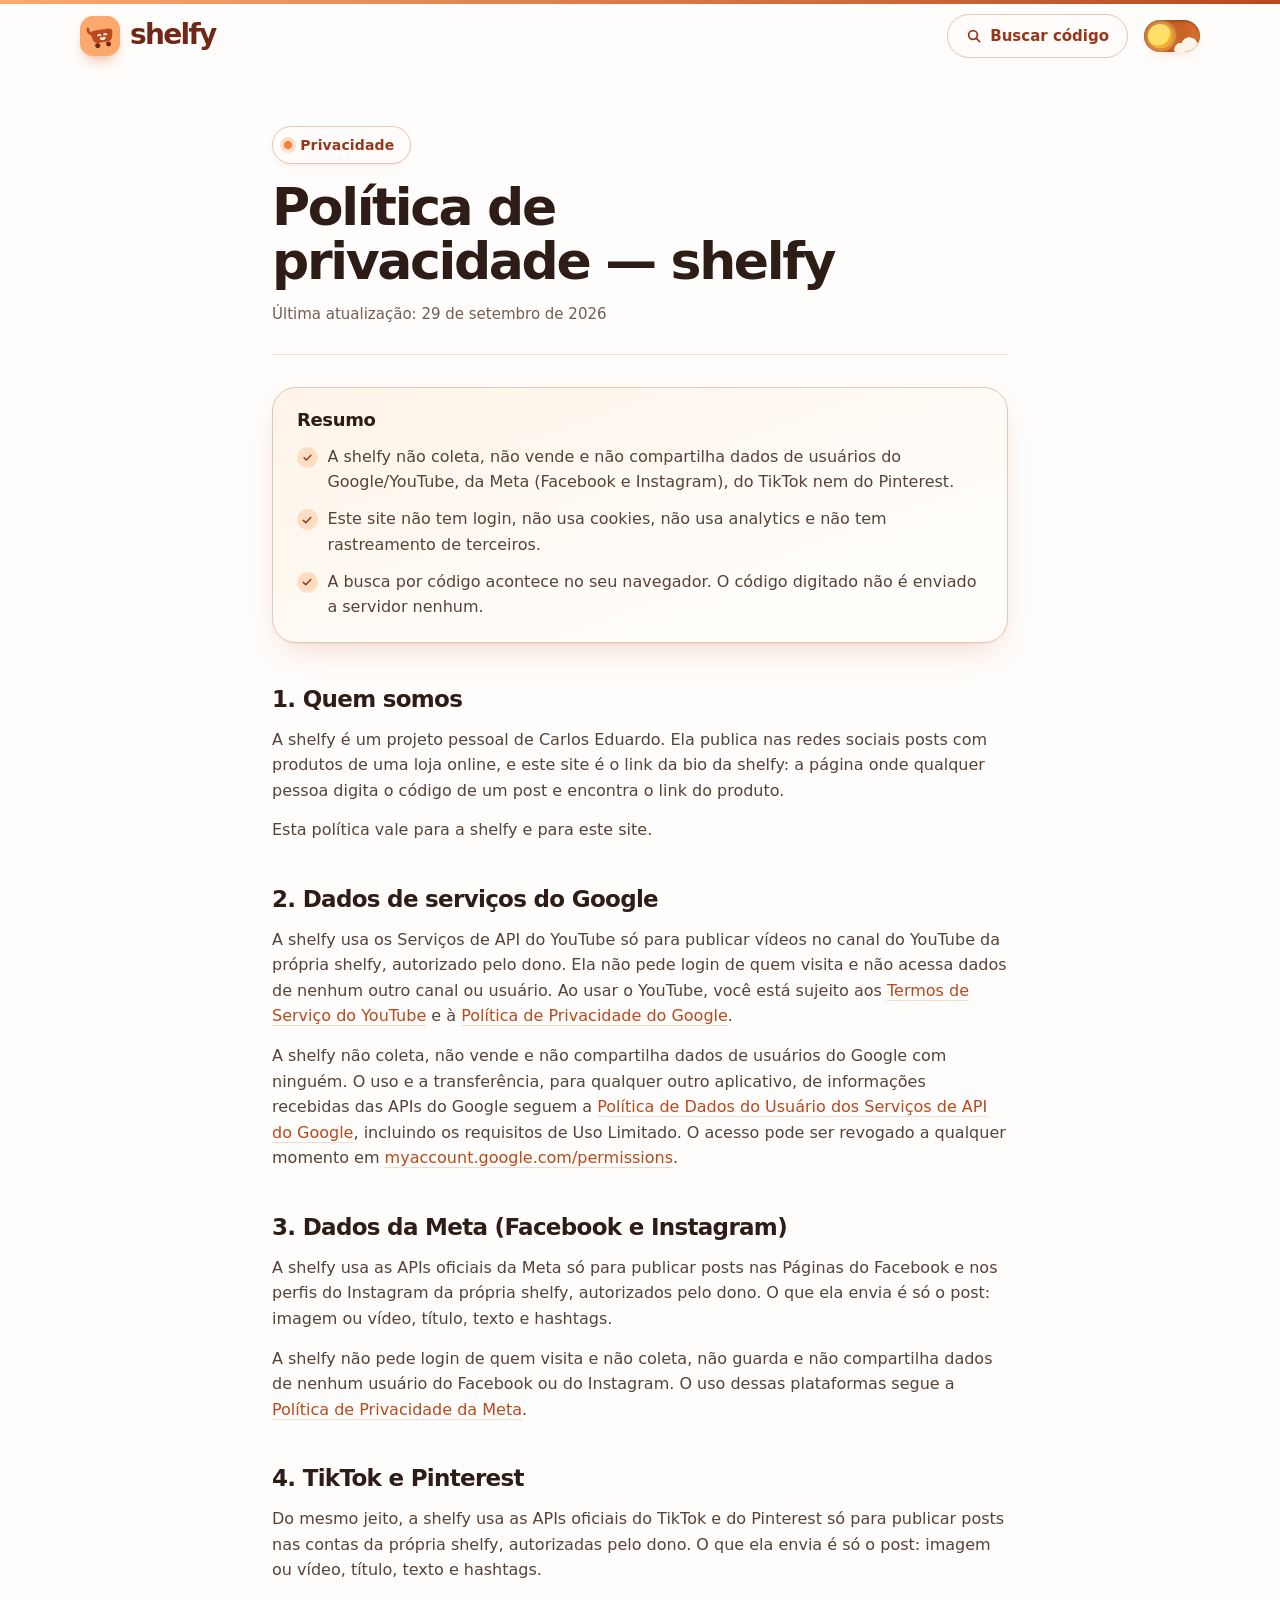
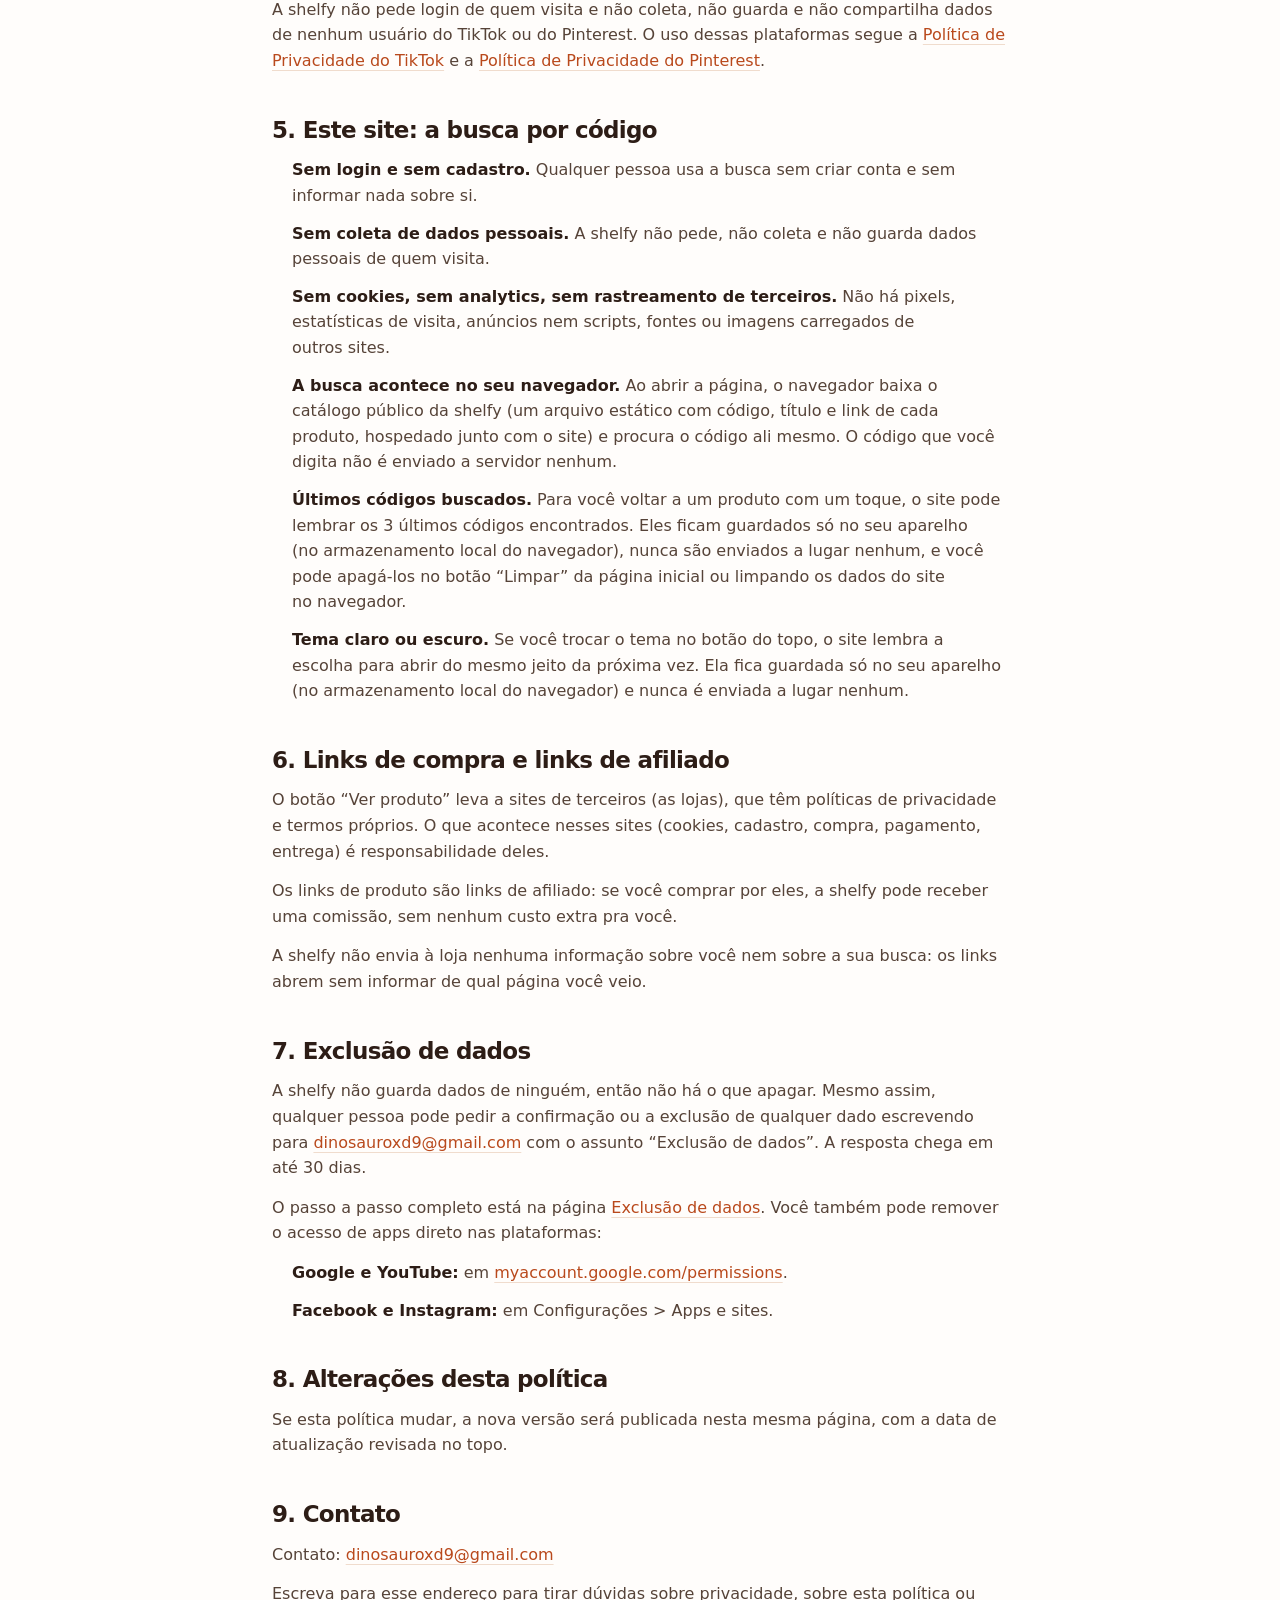
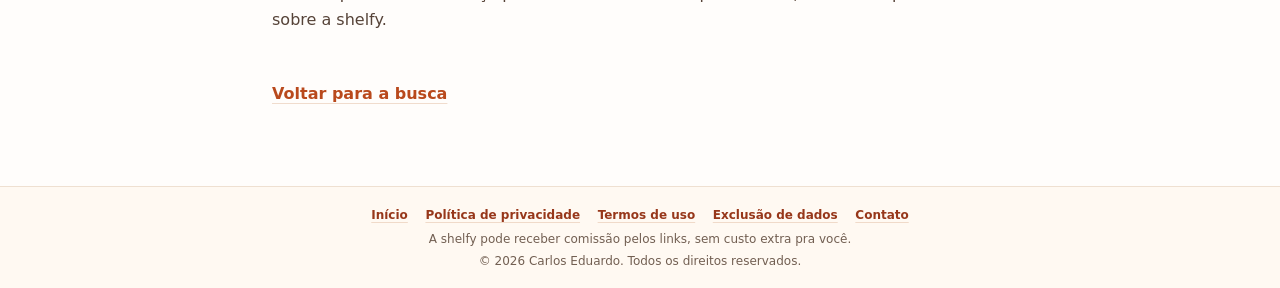
<file: privacidade.html>
<!DOCTYPE html>
<html lang="pt-BR">
<head>
<meta charset="utf-8">
<meta name="viewport" content="width=device-width, initial-scale=1, viewport-fit=cover">
<meta http-equiv="Content-Security-Policy" content="default-src 'none'; script-src 'self'; style-src 'self'; img-src 'self' data:; connect-src 'self'; base-uri 'self'; form-action 'self'; object-src 'none'; require-trusted-types-for 'script'; trusted-types 'none'; upgrade-insecure-requests">
<meta name="referrer" content="no-referrer">
<title>Política de privacidade — shelfy</title>
<meta name="description" content="Política de privacidade da shelfy: sem login, sem cookies, sem analytics e sem rastreadores. A shelfy não coleta, não vende e não compartilha dados de usuários do Google/YouTube, da Meta, do TikTok nem do Pinterest.">
<link rel="canonical" href="https://carlosp1006.github.io/shelfy-site/privacidade.html">
<meta name="theme-color" content="#fff4ea" media="(prefers-color-scheme: light)">
<meta name="theme-color" content="#281911" media="(prefers-color-scheme: dark)">
<meta name="color-scheme" content="light">
<link rel="icon" href="img/favicon.svg" type="image/svg+xml">
<link rel="icon" href="img/favicon-32.png" sizes="32x32" type="image/png">
<link rel="apple-touch-icon" href="img/apple-touch-icon.png">
<link rel="search" type="application/opensearchdescription+xml" title="shelfy" href="opensearch.xml">
<meta property="og:type" content="website">
<meta property="og:site_name" content="shelfy">
<meta property="og:locale" content="pt_BR">
<meta property="og:title" content="Política de privacidade — shelfy">
<meta property="og:description" content="A shelfy não coleta dados de quem visita este site e não compartilha dados de usuários do Google/YouTube, da Meta, do TikTok nem do Pinterest com ninguém.">
<meta property="og:url" content="https://carlosp1006.github.io/shelfy-site/privacidade.html">
<meta property="og:image" content="https://carlosp1006.github.io/shelfy-site/img/og.png">
<meta property="og:image:width" content="1200">
<meta property="og:image:height" content="630">
<meta property="og:image:alt" content="shelfy: viu no post? Ache aqui pelo código.">
<meta name="twitter:card" content="summary_large_image">
<script src="js/tema.js?v=2026100902"></script>
<link rel="stylesheet" href="css/site.css?v=2026100902">
</head>
<body class="page-doc">
<a class="skip-link" href="#conteudo">Pular para o conteúdo</a>

<header class="site-header">
  <div class="shell header-inner">
    <a class="brand" href="./" aria-label="shelfy — início">
      <span class="brand-mark" aria-hidden="true"><svg viewBox="0 0 120 120" width="120" height="120" focusable="false"><rect width="120" height="120" fill="#fda96e"/><g class="carrinho"><g transform="translate(3 1) rotate(-9 50 94)"><path d="M37 50c-6-4-9-10-7-16" fill="none" stroke="#b9491c" stroke-width="8" stroke-linecap="round"/><circle cx="51" cy="88" r="7.5" fill="#6f2817"/><circle cx="84" cy="88" r="7.5" fill="#6f2817"/><path d="M47 42h43c8 0 13 6 11 13l-4 15c-2 6-6 10-13 10H53c-7 0-11-4-13-10l-4-15c-2-7 3-13 11-13z" fill="#b9491c"/><g fill="none" stroke="#fff4e8" stroke-width="4.5" stroke-linecap="round"><path d="M56.5 59q4-6 8 0"/><path d="M74.5 59q4-6 8 0"/></g><path d="M60.5 65.5h18a9 9 0 0 1-18 0z" fill="#fff4e8"/></g></g><g class="brilhos" fill="#fff4e8" opacity="0"><path d="M98 11Q98 22 109 22Q98 22 98 33Q98 22 87 22Q98 22 98 11Z"/><path d="M19 12Q19 20 27 20Q19 20 19 28Q19 20 11 20Q19 20 19 12Z"/><path d="M104 95Q104 101 110 101Q104 101 104 107Q104 101 98 101Q104 101 104 95Z"/></g></svg></span>
      <span class="brand-name">shelfy</span>
    </a>
    <nav class="header-nav" aria-label="Atalhos">
      <a class="header-link" href="./#buscar">Buscar código</a>
    </nav>
    <button class="theme-toggle" type="button" data-botao-tema aria-pressed="false" aria-label="Tema escuro" title="Tema escuro" hidden><span class="theme-toggle-knob"></span></button>
  </div>
</header>

<main id="conteudo" class="site-main">
  <article class="doc shell">
    <header class="doc-header">
      <p class="eyebrow"><span class="eyebrow-dot" aria-hidden="true"></span>Privacidade</p>
      <h1 class="doc-title">Política de privacidade — shelfy</h1>
      <p class="doc-meta">Última atualização: <time datetime="2026-09-29">29 de setembro de 2026</time></p>
    </header>

    <section class="doc-summary" aria-labelledby="resumo">
      <h2 id="resumo" class="doc-summary-title">Resumo</h2>
      <ul class="check-list">
        <li>A shelfy não coleta, não vende e não compartilha dados de usuários do Google/YouTube, da Meta (Facebook e Instagram), do TikTok nem do Pinterest.</li>
        <li>Este site não tem login, não usa cookies, não usa analytics e não tem rastreamento de terceiros.</li>
        <li>A busca por código acontece no seu navegador. O código digitado não é enviado a servidor nenhum.</li>
      </ul>
    </section>

    <section class="doc-section" aria-labelledby="quem-somos">
      <h2 id="quem-somos">1. Quem somos</h2>
      <p>A shelfy é um projeto pessoal de Carlos Eduardo. Ela publica nas redes sociais posts com produtos de uma loja online, e este site é o link da bio da shelfy: a página onde qualquer pessoa digita o código de um post e encontra o link do produto.</p>
      <p>Esta política vale para a shelfy e para este site.</p>
    </section>

    <section class="doc-section" aria-labelledby="dados-google">
      <h2 id="dados-google">2. Dados de serviços do Google</h2>
      <p>A shelfy usa os Serviços de API do YouTube só para publicar vídeos no canal do YouTube da própria shelfy, autorizado pelo dono. Ela não pede login de quem visita e não acessa dados de nenhum outro canal ou usuário. Ao usar o YouTube, você está sujeito aos <a href="https://www.youtube.com/t/terms">Termos de Serviço do YouTube</a> e à <a href="https://policies.google.com/privacy">Política de Privacidade do Google</a>.</p>
      <p>A shelfy não coleta, não vende e não compartilha dados de usuários do Google com ninguém. O uso e a transferência, para qualquer outro aplicativo, de informações recebidas das APIs do Google seguem a <a href="https://developers.google.com/terms/api-services-user-data-policy">Política de Dados do Usuário dos Serviços de API do Google</a>, incluindo os requisitos de Uso Limitado. O acesso pode ser revogado a qualquer momento em <a href="https://myaccount.google.com/permissions">myaccount.google.com/permissions</a>.</p>
    </section>

    <section class="doc-section" aria-labelledby="dados-meta">
      <h2 id="dados-meta">3. Dados da Meta (Facebook e Instagram)</h2>
      <p>A shelfy usa as APIs oficiais da Meta só para publicar posts nas Páginas do Facebook e nos perfis do Instagram da própria shelfy, autorizados pelo dono. O que ela envia é só o post: imagem ou vídeo, título, texto e hashtags.</p>
      <p>A shelfy não pede login de quem visita e não coleta, não guarda e não compartilha dados de nenhum usuário do Facebook ou do Instagram. O uso dessas plataformas segue a <a href="https://www.facebook.com/privacy/policy/">Política de Privacidade da Meta</a>.</p>
    </section>

    <section class="doc-section" aria-labelledby="tiktok-pinterest">
      <h2 id="tiktok-pinterest">4. TikTok e Pinterest</h2>
      <p>Do mesmo jeito, a shelfy usa as APIs oficiais do TikTok e do Pinterest só para publicar posts nas contas da própria shelfy, autorizadas pelo dono. O que ela envia é só o post: imagem ou vídeo, título, texto e hashtags.</p>
      <p>A shelfy não pede login de quem visita e não coleta, não guarda e não compartilha dados de nenhum usuário do TikTok ou do Pinterest. O uso dessas plataformas segue a <a href="https://www.tiktok.com/legal/page/row/privacy-policy/pt-BR">Política de Privacidade do TikTok</a> e a <a href="https://policy.pinterest.com/pt-br/privacy-policy">Política de Privacidade do Pinterest</a>.</p>
    </section>

    <section class="doc-section" aria-labelledby="site-publico">
      <h2 id="site-publico">5. Este site: a busca por código</h2>
      <ul class="doc-list">
        <li><strong>Sem login e sem cadastro.</strong> Qualquer pessoa usa a busca sem criar conta e sem informar nada sobre si.</li>
        <li><strong>Sem coleta de dados pessoais.</strong> A shelfy não pede, não coleta e não guarda dados pessoais de quem visita.</li>
        <li><strong>Sem cookies, sem analytics, sem rastreamento de terceiros.</strong> Não há pixels, estatísticas de visita, anúncios nem scripts, fontes ou imagens carregados de outros sites.</li>
        <li><strong>A busca acontece no seu navegador.</strong> Ao abrir a página, o navegador baixa o catálogo público da shelfy (um arquivo estático com código, título e link de cada produto, hospedado junto com o site) e procura o código ali mesmo. O código que você digita não é enviado a servidor nenhum.</li>
        <li><strong>Últimos códigos buscados.</strong> Para você voltar a um produto com um toque, o site pode lembrar os 3 últimos códigos encontrados. Eles ficam guardados só no seu aparelho (no armazenamento local do navegador), nunca são enviados a lugar nenhum, e você pode apagá-los no botão “Limpar” da página inicial ou limpando os dados do site no navegador.</li>
        <li><strong>Tema claro ou escuro.</strong> Se você trocar o tema no botão do topo, o site lembra a escolha para abrir do mesmo jeito da próxima vez. Ela fica guardada só no seu aparelho (no armazenamento local do navegador) e nunca é enviada a lugar nenhum.</li>
      </ul>
    </section>

    <section class="doc-section" aria-labelledby="links-afiliado">
      <h2 id="links-afiliado">6. Links de compra e links de afiliado</h2>
      <p>O botão “Ver produto” leva a sites de terceiros (as lojas), que têm políticas de privacidade e termos próprios. O que acontece nesses sites (cookies, cadastro, compra, pagamento, entrega) é responsabilidade deles.</p>
      <p>Os links de produto são links de afiliado: se você comprar por eles, a shelfy pode receber uma comissão, sem nenhum custo extra pra você.</p>
      <p>A shelfy não envia à loja nenhuma informação sobre você nem sobre a sua busca: os links abrem sem informar de qual página você veio.</p>
    </section>

    <section class="doc-section" aria-labelledby="exclusao-de-dados">
      <h2 id="exclusao-de-dados">7. Exclusão de dados</h2>
      <p>A shelfy não guarda dados de ninguém, então não há o que apagar. Mesmo assim, qualquer pessoa pode pedir a confirmação ou a exclusão de qualquer dado escrevendo para <a href="mailto:dinosauroxd9@gmail.com">dinosauroxd9@gmail.com</a> com o assunto “Exclusão de dados”. A resposta chega em até 30 dias.</p>
      <p>O passo a passo completo está na página <a href="exclusao-de-dados.html">Exclusão de dados</a>. Você também pode remover o acesso de apps direto nas plataformas:</p>
      <ul class="doc-list">
        <li><strong>Google e YouTube:</strong> em <a href="https://myaccount.google.com/permissions">myaccount.google.com/permissions</a>.</li>
        <li><strong>Facebook e Instagram:</strong> em Configurações &gt; Apps e sites.</li>
      </ul>
    </section>

    <section class="doc-section" aria-labelledby="alteracoes">
      <h2 id="alteracoes">8. Alterações desta política</h2>
      <p>Se esta política mudar, a nova versão será publicada nesta mesma página, com a data de atualização revisada no topo.</p>
    </section>

    <section class="doc-section" aria-labelledby="contato">
      <h2 id="contato">9. Contato</h2>
      <p>Contato: <a href="mailto:dinosauroxd9@gmail.com">dinosauroxd9@gmail.com</a></p>
      <p>Escreva para esse endereço para tirar dúvidas sobre privacidade, sobre esta política ou sobre a shelfy.</p>
    </section>

    <p class="doc-back"><a class="back-link" href="./">Voltar para a busca</a></p>
  </article>
</main>

<footer class="site-footer">
  <div class="shell footer-inner">
    <nav class="footer-nav" aria-label="Rodapé">
      <ul>
        <li><a href="./">Início</a></li>
        <li><a href="privacidade.html">Política de privacidade</a></li>
        <li><a href="termos.html">Termos de uso</a></li>
        <li><a href="exclusao-de-dados.html">Exclusão de dados</a></li>
        <li><a href="mailto:dinosauroxd9@gmail.com">Contato</a></li>
      </ul>
    </nav>
    <p class="footer-note">A shelfy pode receber comissão pelos links, sem custo extra pra você.</p>
    <p class="footer-note">© 2026 Carlos Eduardo. Todos os direitos reservados.</p>
  </div>
</footer>
</body>
</html>
</file>
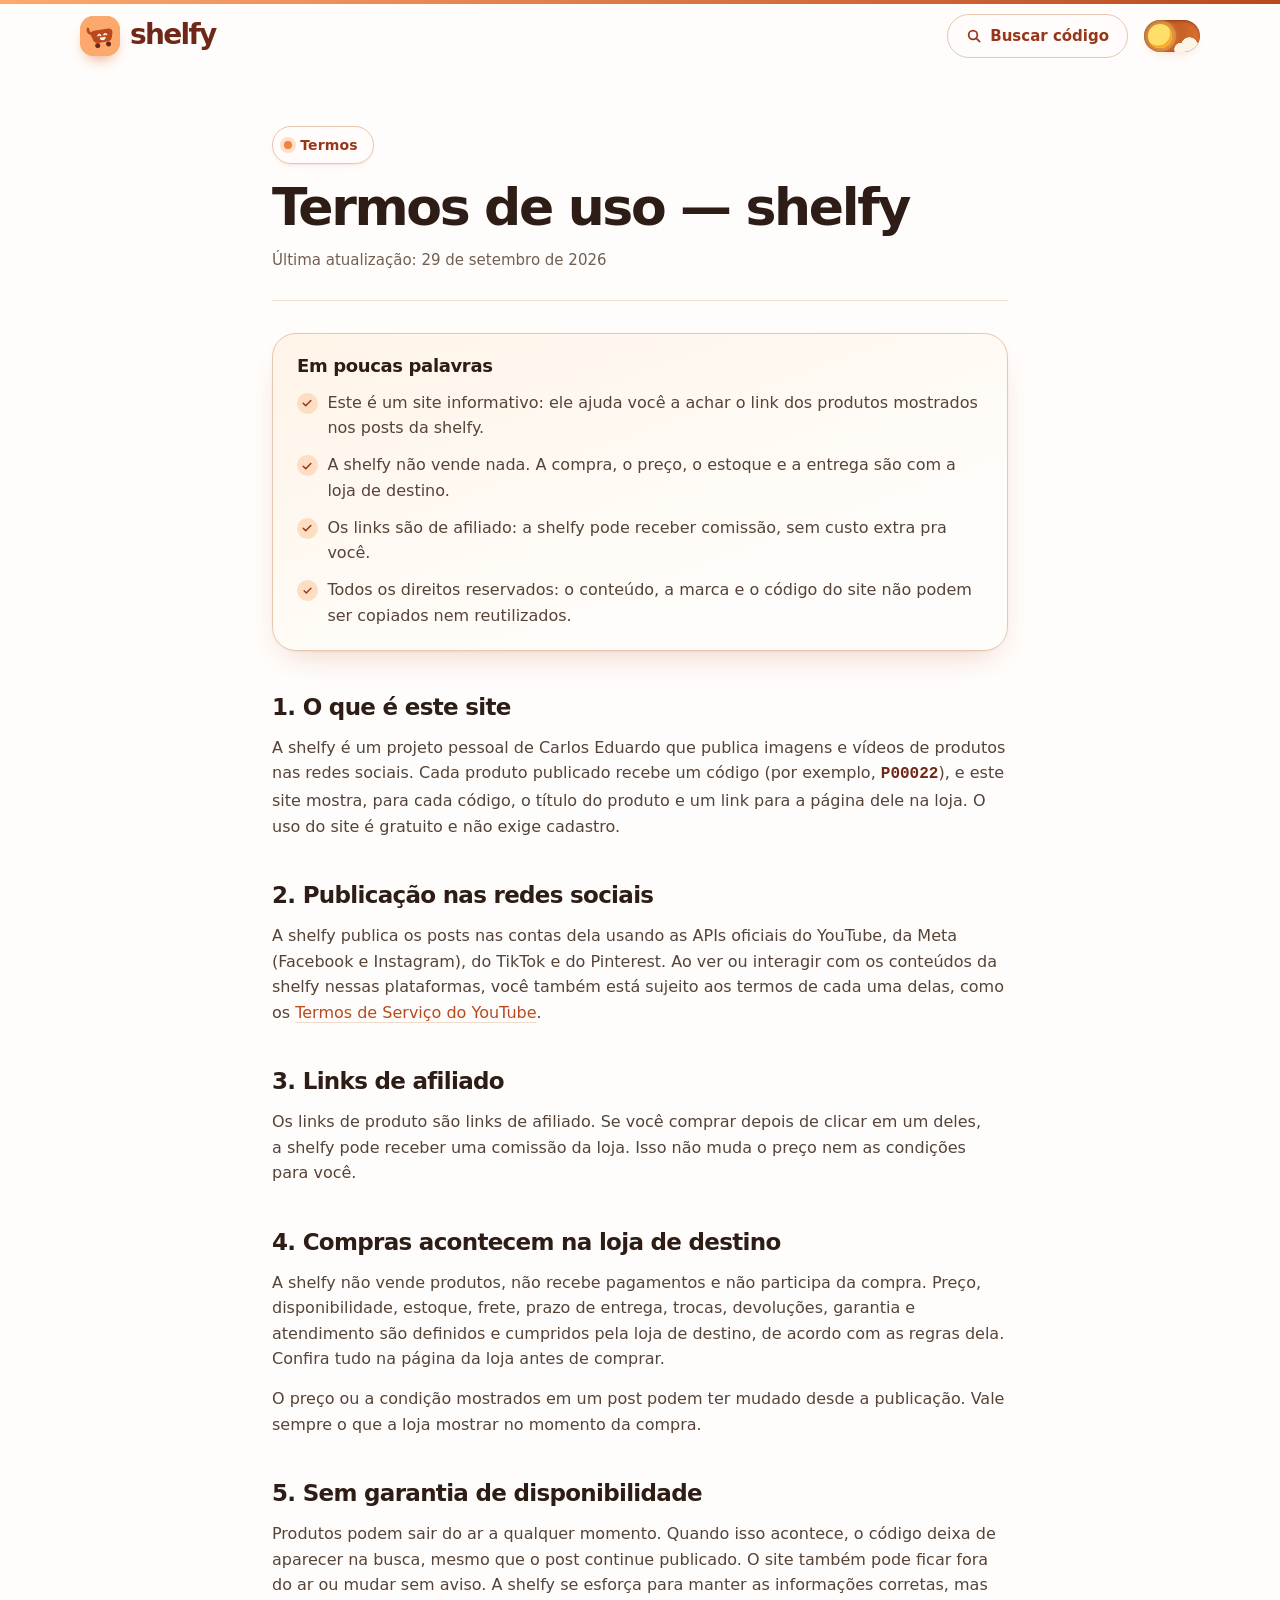
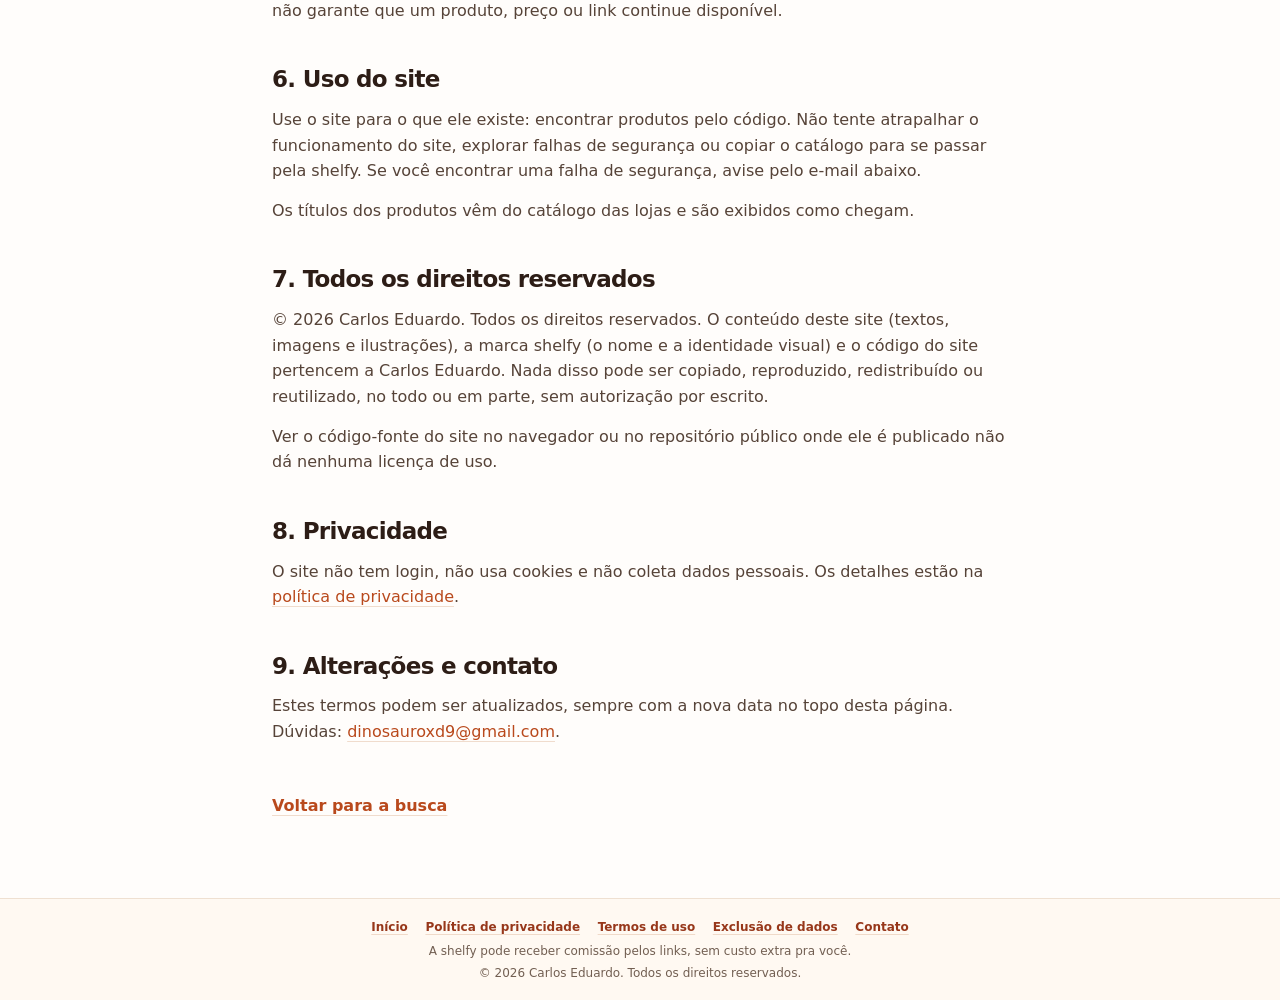
<file: termos.html>
<!DOCTYPE html>
<html lang="pt-BR">
<head>
<meta charset="utf-8">
<meta name="viewport" content="width=device-width, initial-scale=1, viewport-fit=cover">
<meta http-equiv="Content-Security-Policy" content="default-src 'none'; script-src 'self'; style-src 'self'; img-src 'self' data:; connect-src 'self'; base-uri 'self'; form-action 'self'; object-src 'none'; require-trusted-types-for 'script'; trusted-types 'none'; upgrade-insecure-requests">
<meta name="referrer" content="no-referrer">
<title>Termos de uso — shelfy</title>
<meta name="description" content="Termos de uso da shelfy: um site informativo com links de afiliado. Preço, estoque e entrega são da loja de destino.">
<link rel="canonical" href="https://carlosp1006.github.io/shelfy-site/termos.html">
<meta name="theme-color" content="#fff4ea" media="(prefers-color-scheme: light)">
<meta name="theme-color" content="#281911" media="(prefers-color-scheme: dark)">
<meta name="color-scheme" content="light">
<link rel="icon" href="img/favicon.svg" type="image/svg+xml">
<link rel="icon" href="img/favicon-32.png" sizes="32x32" type="image/png">
<link rel="apple-touch-icon" href="img/apple-touch-icon.png">
<link rel="search" type="application/opensearchdescription+xml" title="shelfy" href="opensearch.xml">
<meta property="og:type" content="website">
<meta property="og:site_name" content="shelfy">
<meta property="og:locale" content="pt_BR">
<meta property="og:title" content="Termos de uso — shelfy">
<meta property="og:description" content="Site informativo com links de afiliado. Preço, estoque e entrega são da loja de destino.">
<meta property="og:url" content="https://carlosp1006.github.io/shelfy-site/termos.html">
<meta property="og:image" content="https://carlosp1006.github.io/shelfy-site/img/og.png">
<meta property="og:image:width" content="1200">
<meta property="og:image:height" content="630">
<meta property="og:image:alt" content="shelfy: viu no post? Ache aqui pelo código.">
<meta name="twitter:card" content="summary_large_image">
<script src="js/tema.js?v=2026100902"></script>
<link rel="stylesheet" href="css/site.css?v=2026100902">
</head>
<body class="page-doc">
<a class="skip-link" href="#conteudo">Pular para o conteúdo</a>

<header class="site-header">
  <div class="shell header-inner">
    <a class="brand" href="./" aria-label="shelfy — início">
      <span class="brand-mark" aria-hidden="true"><svg viewBox="0 0 120 120" width="120" height="120" focusable="false"><rect width="120" height="120" fill="#fda96e"/><g class="carrinho"><g transform="translate(3 1) rotate(-9 50 94)"><path d="M37 50c-6-4-9-10-7-16" fill="none" stroke="#b9491c" stroke-width="8" stroke-linecap="round"/><circle cx="51" cy="88" r="7.5" fill="#6f2817"/><circle cx="84" cy="88" r="7.5" fill="#6f2817"/><path d="M47 42h43c8 0 13 6 11 13l-4 15c-2 6-6 10-13 10H53c-7 0-11-4-13-10l-4-15c-2-7 3-13 11-13z" fill="#b9491c"/><g fill="none" stroke="#fff4e8" stroke-width="4.5" stroke-linecap="round"><path d="M56.5 59q4-6 8 0"/><path d="M74.5 59q4-6 8 0"/></g><path d="M60.5 65.5h18a9 9 0 0 1-18 0z" fill="#fff4e8"/></g></g><g class="brilhos" fill="#fff4e8" opacity="0"><path d="M98 11Q98 22 109 22Q98 22 98 33Q98 22 87 22Q98 22 98 11Z"/><path d="M19 12Q19 20 27 20Q19 20 19 28Q19 20 11 20Q19 20 19 12Z"/><path d="M104 95Q104 101 110 101Q104 101 104 107Q104 101 98 101Q104 101 104 95Z"/></g></svg></span>
      <span class="brand-name">shelfy</span>
    </a>
    <nav class="header-nav" aria-label="Atalhos">
      <a class="header-link" href="./#buscar">Buscar código</a>
    </nav>
    <button class="theme-toggle" type="button" data-botao-tema aria-pressed="false" aria-label="Tema escuro" title="Tema escuro" hidden><span class="theme-toggle-knob"></span></button>
  </div>
</header>

<main id="conteudo" class="site-main">
  <article class="doc shell">
    <header class="doc-header">
      <p class="eyebrow"><span class="eyebrow-dot" aria-hidden="true"></span>Termos</p>
      <h1 class="doc-title">Termos de uso — shelfy</h1>
      <p class="doc-meta">Última atualização: <time datetime="2026-09-29">29 de setembro de 2026</time></p>
    </header>

    <section class="doc-summary" aria-labelledby="resumo">
      <h2 id="resumo" class="doc-summary-title">Em poucas palavras</h2>
      <ul class="check-list">
        <li>Este é um site informativo: ele ajuda você a achar o link dos produtos mostrados nos posts da shelfy.</li>
        <li>A shelfy não vende nada. A compra, o preço, o estoque e a entrega são com a loja de destino.</li>
        <li>Os links são de afiliado: a shelfy pode receber comissão, sem custo extra pra você.</li>
        <li>Todos os direitos reservados: o conteúdo, a marca e o código do site não podem ser copiados nem reutilizados.</li>
      </ul>
    </section>

    <section class="doc-section" aria-labelledby="o-que-e">
      <h2 id="o-que-e">1. O que é este site</h2>
      <p>A shelfy é um projeto pessoal de Carlos Eduardo que publica imagens e vídeos de produtos nas redes sociais. Cada produto publicado recebe um código (por exemplo, <b class="code-inline">P00022</b>), e este site mostra, para cada código, o título do produto e um link para a página dele na loja. O uso do site é gratuito e não exige cadastro.</p>
    </section>

    <section class="doc-section" aria-labelledby="redes-sociais">
      <h2 id="redes-sociais">2. Publicação nas redes sociais</h2>
      <p>A shelfy publica os posts nas contas dela usando as APIs oficiais do YouTube, da Meta (Facebook e Instagram), do TikTok e do Pinterest. Ao ver ou interagir com os conteúdos da shelfy nessas plataformas, você também está sujeito aos termos de cada uma delas, como os <a href="https://www.youtube.com/t/terms">Termos de Serviço do YouTube</a>.</p>
    </section>

    <section class="doc-section" aria-labelledby="afiliados">
      <h2 id="afiliados">3. Links de afiliado</h2>
      <p>Os links de produto são links de afiliado. Se você comprar depois de clicar em um deles, a shelfy pode receber uma comissão da loja. Isso não muda o preço nem as condições para você.</p>
    </section>

    <section class="doc-section" aria-labelledby="compras">
      <h2 id="compras">4. Compras acontecem na loja de destino</h2>
      <p>A shelfy não vende produtos, não recebe pagamentos e não participa da compra. Preço, disponibilidade, estoque, frete, prazo de entrega, trocas, devoluções, garantia e atendimento são definidos e cumpridos pela loja de destino, de acordo com as regras dela. Confira tudo na página da loja antes de comprar.</p>
      <p>O preço ou a condição mostrados em um post podem ter mudado desde a publicação. Vale sempre o que a loja mostrar no momento da compra.</p>
    </section>

    <section class="doc-section" aria-labelledby="disponibilidade">
      <h2 id="disponibilidade">5. Sem garantia de disponibilidade</h2>
      <p>Produtos podem sair do ar a qualquer momento. Quando isso acontece, o código deixa de aparecer na busca, mesmo que o post continue publicado. O site também pode ficar fora do ar ou mudar sem aviso. A shelfy se esforça para manter as informações corretas, mas não garante que um produto, preço ou link continue disponível.</p>
    </section>

    <section class="doc-section" aria-labelledby="uso">
      <h2 id="uso">6. Uso do site</h2>
      <p>Use o site para o que ele existe: encontrar produtos pelo código. Não tente atrapalhar o funcionamento do site, explorar falhas de segurança ou copiar o catálogo para se passar pela shelfy. Se você encontrar uma falha de segurança, avise pelo e-mail abaixo.</p>
      <p>Os títulos dos produtos vêm do catálogo das lojas e são exibidos como chegam.</p>
    </section>

    <section class="doc-section" aria-labelledby="direitos">
      <h2 id="direitos">7. Todos os direitos reservados</h2>
      <p>© 2026 Carlos Eduardo. Todos os direitos reservados. O conteúdo deste site (textos, imagens e ilustrações), a marca shelfy (o nome e a identidade visual) e o código do site pertencem a Carlos Eduardo. Nada disso pode ser copiado, reproduzido, redistribuído ou reutilizado, no todo ou em parte, sem autorização por escrito.</p>
      <p>Ver o código-fonte do site no navegador ou no repositório público onde ele é publicado não dá nenhuma licença de uso.</p>
    </section>

    <section class="doc-section" aria-labelledby="privacidade">
      <h2 id="privacidade">8. Privacidade</h2>
      <p>O site não tem login, não usa cookies e não coleta dados pessoais. Os detalhes estão na <a href="privacidade.html">política de privacidade</a>.</p>
    </section>

    <section class="doc-section" aria-labelledby="alteracoes">
      <h2 id="alteracoes">9. Alterações e contato</h2>
      <p>Estes termos podem ser atualizados, sempre com a nova data no topo desta página. Dúvidas: <a href="mailto:dinosauroxd9@gmail.com">dinosauroxd9@gmail.com</a>.</p>
    </section>

    <p class="doc-back"><a class="back-link" href="./">Voltar para a busca</a></p>
  </article>
</main>

<footer class="site-footer">
  <div class="shell footer-inner">
    <nav class="footer-nav" aria-label="Rodapé">
      <ul>
        <li><a href="./">Início</a></li>
        <li><a href="privacidade.html">Política de privacidade</a></li>
        <li><a href="termos.html">Termos de uso</a></li>
        <li><a href="exclusao-de-dados.html">Exclusão de dados</a></li>
        <li><a href="mailto:dinosauroxd9@gmail.com">Contato</a></li>
      </ul>
    </nav>
    <p class="footer-note">A shelfy pode receber comissão pelos links, sem custo extra pra você.</p>
    <p class="footer-note">© 2026 Carlos Eduardo. Todos os direitos reservados.</p>
  </div>
</footer>
</body>
</html>
</file>
<file: css/site.css>
@layer reset, tokens, base, layout, components, states, enhancements;

@layer reset {
  *,
  *::before,
  *::after {
    box-sizing: border-box;
  }

  html {
    -webkit-text-size-adjust: 100%;
    text-size-adjust: 100%;
  }

  body,
  h1,
  h2,
  h3,
  p,
  ul,
  ol,
  figure {
    margin: 0;
  }

  ul,
  ol {
    padding: 0;
  }

  ul[class],
  ol[class],
  nav ul {
    list-style: none;
  }

  img,
  svg {
    display: block;
    max-width: 100%;
  }

  input,
  button {
    font: inherit;
    color: inherit;
  }

  button {
    cursor: pointer;
  }

  [hidden] {
    display: none !important;
  }
}

@layer tokens {
  :root {
    color-scheme: light;

    --white: oklch(99.5% 0.004 75);
    --cream: oklch(98.4% 0.011 72);
    --peach-50: oklch(97.2% 0.02 70);
    --peach-100: oklch(95.2% 0.033 68);
    --peach-200: oklch(92% 0.05 64);
    --apricot-300: oklch(87% 0.08 58);
    --orange-400: oklch(80.5% 0.125 55);
    --orange-500: oklch(72% 0.16 49);
    --orange-600: oklch(63.5% 0.165 44);
    --terra-700: oklch(55% 0.155 40);
    --terra-800: oklch(47% 0.135 37);
    --terra-900: oklch(38% 0.105 35);
    --ink: oklch(25% 0.028 45);
    --ink-soft: oklch(40% 0.032 50);
    --ink-muted: oklch(50% 0.032 55);
    --line: oklch(91.5% 0.026 66);
    --line-strong: oklch(85% 0.048 60);

    --surface: var(--white);
    --text: var(--ink);
    --text-soft: var(--ink-soft);
    --text-muted: var(--ink-muted);
    --link: var(--terra-700);
    --link-hover: var(--terra-800);
    --action: var(--terra-700);
    --field-border: var(--orange-600);
    --focus: var(--terra-700);

    --action-hover: oklch(51% 0.148 39);
    --ring-soft: oklch(80.5% 0.125 55 / 0.35);
    --shadow-tint: oklch(55% 0.155 40 / 0.14);
    --shadow-tint-strong: oklch(55% 0.155 40 / 0.28);
    --hairline: oklch(85% 0.048 60 / 0.6);
    --glass: oklch(99.5% 0.004 75 / 0.72);
    --ghost: oklch(72% 0.16 49 / 0.55);
    --glow-a: oklch(92% 0.05 64 / 0.9);
    --glow-b: oklch(95.2% 0.033 68 / 0.95);
    --glow-c: oklch(87% 0.08 58 / 0.5);
    --glow-d: oklch(87% 0.08 58 / 0.55);

    --font-sans: system-ui, -apple-system, "Segoe UI", Roboto, "Noto Sans", "Helvetica Neue", Arial, sans-serif;
    --font-display: ui-rounded, "SF Pro Rounded", system-ui, -apple-system, "Segoe UI", Roboto, "Noto Sans", "Helvetica Neue", Arial, sans-serif;
    --font-mono: ui-monospace, "SF Mono", "Cascadia Mono", "Roboto Mono", Menlo, Consolas, "Liberation Mono", monospace;

    --gutter: clamp(1.125rem, 0.75rem + 1.8vw, 2rem);
    --shell: 70rem;
    --measure: 36rem;
    --radius-s: 0.75rem;
    --radius-m: 1.125rem;
    --radius-l: 1.5rem;
    --radius-xl: 2rem;
    --ease-out: cubic-bezier(0.22, 1, 0.36, 1);
    --ease-spring: cubic-bezier(0.34, 1.45, 0.64, 1);
    --shadow-s: 0 1px 2px oklch(38% 0.105 35 / 0.06), 0 4px 12px -6px var(--shadow-tint);
    --shadow-m: 0 1px 2px oklch(38% 0.105 35 / 0.06), 0 14px 34px -14px var(--shadow-tint-strong);
    --shadow-l: 0 2px 4px oklch(38% 0.105 35 / 0.05), 0 26px 60px -26px var(--shadow-tint-strong);

    --icon-check: url("data:image/svg+xml,%3Csvg xmlns='http://www.w3.org/2000/svg' viewBox='0 0 24 24'%3E%3Cpath d='M4.5 12.5l5 5L19.5 7' fill='none' stroke='%23000' stroke-width='3' stroke-linecap='round' stroke-linejoin='round'/%3E%3C/svg%3E");
    --icon-info: url("data:image/svg+xml,%3Csvg xmlns='http://www.w3.org/2000/svg' viewBox='0 0 24 24'%3E%3Ccircle cx='12' cy='12' r='9' fill='none' stroke='%23000' stroke-width='2.2'/%3E%3Cpath d='M12 11v6M12 7.5v.5' stroke='%23000' stroke-width='2.4' stroke-linecap='round'/%3E%3C/svg%3E");
    --icon-search-x: url("data:image/svg+xml,%3Csvg xmlns='http://www.w3.org/2000/svg' viewBox='0 0 24 24'%3E%3Ccircle cx='10.5' cy='10.5' r='6.5' fill='none' stroke='%23000' stroke-width='2.2'/%3E%3Cpath d='m15.5 15.5 5 5M8.3 8.3l4.4 4.4m0-4.4-4.4 4.4' stroke='%23000' stroke-width='2.2' stroke-linecap='round'/%3E%3C/svg%3E");
    --icon-clock: url("data:image/svg+xml,%3Csvg xmlns='http://www.w3.org/2000/svg' viewBox='0 0 24 24'%3E%3Ccircle cx='12' cy='12' r='9' fill='none' stroke='%23000' stroke-width='2.2'/%3E%3Cpath d='M12 7v5.2l3.4 2' fill='none' stroke='%23000' stroke-width='2.2' stroke-linecap='round' stroke-linejoin='round'/%3E%3C/svg%3E");
    --icon-hash: url("data:image/svg+xml,%3Csvg xmlns='http://www.w3.org/2000/svg' viewBox='0 0 24 24'%3E%3Cpath d='M9.5 3.5 7.5 20.5m9-17-2 17M4 8.5h16.5M3.5 15.5H20' fill='none' stroke='%23000' stroke-width='2.2' stroke-linecap='round'/%3E%3C/svg%3E");
    --icon-spark: url("data:image/svg+xml,%3Csvg xmlns='http://www.w3.org/2000/svg' viewBox='0 0 24 24'%3E%3Cpath d='M12 3.5c.6 4.2 2.3 5.9 6.5 6.5-4.2.6-5.9 2.3-6.5 6.5-.6-4.2-2.3-5.9-6.5-6.5 4.2-.6 5.9-2.3 6.5-6.5zM18.5 15.5c.3 1.9 1 2.7 3 3-2 .3-2.7 1-3 3-.3-2-1.1-2.7-3-3 1.9-.3 2.7-1.1 3-3z' fill='%23000'/%3E%3C/svg%3E");
    --icon-shelf: url("data:image/svg+xml,%3Csvg xmlns='http://www.w3.org/2000/svg' viewBox='0 0 24 24'%3E%3Cpath d='M3 18.5h18M6 18.5v2.5m12-2.5v2.5' fill='none' stroke='%23000' stroke-width='2.2' stroke-linecap='round'/%3E%3Crect x='6.5' y='8' width='5' height='7.5' rx='1.4' fill='none' stroke='%23000' stroke-width='2' stroke-dasharray='2.6 2.2'/%3E%3Ccircle cx='16' cy='12.8' r='2.7' fill='none' stroke='%23000' stroke-width='2' stroke-dasharray='2.6 2.2'/%3E%3C/svg%3E");
    --icon-alert: url("data:image/svg+xml,%3Csvg xmlns='http://www.w3.org/2000/svg' viewBox='0 0 24 24'%3E%3Cpath d='M12 3.8 2.8 19.5h18.4z' fill='none' stroke='%23000' stroke-width='2.2' stroke-linejoin='round'/%3E%3Cpath d='M12 9.5v4.5M12 16.8v.4' stroke='%23000' stroke-width='2.4' stroke-linecap='round'/%3E%3C/svg%3E");
    --icon-shield: url("data:image/svg+xml,%3Csvg xmlns='http://www.w3.org/2000/svg' viewBox='0 0 24 24'%3E%3Cpath d='M12 3 5 6v5.5c0 4.3 2.9 8 7 9.5 4.1-1.5 7-5.2 7-9.5V6z' fill='none' stroke='%23000' stroke-width='2.2' stroke-linejoin='round'/%3E%3Cpath d='M12 8.5v4.5M12 15.7v.3' stroke='%23000' stroke-width='2.4' stroke-linecap='round'/%3E%3C/svg%3E");
    --icon-arrow: url("data:image/svg+xml,%3Csvg xmlns='http://www.w3.org/2000/svg' viewBox='0 0 24 24'%3E%3Cpath d='M5 12h13m-5.5-6 6 6-6 6' fill='none' stroke='%23000' stroke-width='2.6' stroke-linecap='round' stroke-linejoin='round'/%3E%3C/svg%3E");
    --icon-lens: url("data:image/svg+xml,%3Csvg xmlns='http://www.w3.org/2000/svg' viewBox='0 0 24 24'%3E%3Ccircle cx='10.5' cy='10.5' r='6.5' fill='none' stroke='%23000' stroke-width='2.6'/%3E%3Cpath d='m15.5 15.5 5 5' stroke='%23000' stroke-width='2.6' stroke-linecap='round'/%3E%3C/svg%3E");
  }

  @supports (color: color-mix(in oklch, white, black)) {
    :root {
      --action-hover: color-mix(in oklch, var(--terra-700), var(--terra-800));
      --ring-soft: color-mix(in oklch, var(--orange-400) 35%, transparent);
      --shadow-tint: color-mix(in oklch, var(--terra-700) 14%, transparent);
      --shadow-tint-strong: color-mix(in oklch, var(--terra-700) 28%, transparent);
      --hairline: color-mix(in oklch, var(--line-strong) 60%, transparent);
      --glass: color-mix(in oklch, var(--white) 72%, transparent);
      --ghost: color-mix(in oklch, var(--orange-500) 55%, transparent);
    }
  }

  @media (prefers-color-scheme: dark) {
    :root:not([data-tema="claro"]) {
      color-scheme: dark;
      --white: oklch(20% 0.02 45);
      --cream: oklch(17.5% 0.018 45);
      --peach-50: oklch(23% 0.028 48);
      --peach-100: oklch(26.5% 0.036 50);
      --peach-200: oklch(31% 0.048 50);
      --apricot-300: oklch(39% 0.07 48);
      --terra-700: oklch(76% 0.13 52);
      --terra-800: oklch(83% 0.1 58);
      --terra-900: oklch(90% 0.06 64);
      --ink: oklch(95.5% 0.012 70);
      --ink-soft: oklch(86% 0.022 65);
      --ink-muted: oklch(77% 0.028 60);
      --line: oklch(30% 0.03 48);
      --line-strong: oklch(38% 0.045 48);
      --action-hover: oklch(80% 0.115 55);
      --shadow-tint: oklch(8% 0.02 40 / 0.45);
      --shadow-tint-strong: oklch(6% 0.02 40 / 0.7);
      --hairline: oklch(38% 0.045 48 / 0.6);
      --glass: oklch(20% 0.02 45 / 0.72);
      --glow-a: oklch(40% 0.09 46 / 0.5);
      --glow-b: oklch(30% 0.05 50 / 0.6);
      --glow-c: oklch(48% 0.12 45 / 0.25);
      --glow-d: oklch(45% 0.1 46 / 0.35);
    }
  }

  :root[data-tema="escuro"] {
    color-scheme: dark;
    --white: oklch(20% 0.02 45);
    --cream: oklch(17.5% 0.018 45);
    --peach-50: oklch(23% 0.028 48);
    --peach-100: oklch(26.5% 0.036 50);
    --peach-200: oklch(31% 0.048 50);
    --apricot-300: oklch(39% 0.07 48);
    --terra-700: oklch(76% 0.13 52);
    --terra-800: oklch(83% 0.1 58);
    --terra-900: oklch(90% 0.06 64);
    --ink: oklch(95.5% 0.012 70);
    --ink-soft: oklch(86% 0.022 65);
    --ink-muted: oklch(77% 0.028 60);
    --line: oklch(30% 0.03 48);
    --line-strong: oklch(38% 0.045 48);
    --action-hover: oklch(80% 0.115 55);
    --shadow-tint: oklch(8% 0.02 40 / 0.45);
    --shadow-tint-strong: oklch(6% 0.02 40 / 0.7);
    --hairline: oklch(38% 0.045 48 / 0.6);
    --glass: oklch(20% 0.02 45 / 0.72);
    --glow-a: oklch(40% 0.09 46 / 0.5);
    --glow-b: oklch(30% 0.05 50 / 0.6);
    --glow-c: oklch(48% 0.12 45 / 0.25);
    --glow-d: oklch(45% 0.1 46 / 0.35);
  }

  @supports (transition-timing-function: linear(0, 1)) {
    :root {
      --ease-spring: linear(0, 0.22 6%, 0.56 13%, 0.84 21%, 0.98 29%, 1.045 37%, 1.058 44%, 1.04 53%, 1.012 64%, 0.998 77%, 1);
    }
  }
}

@layer base {
  html {
    background: var(--surface);
    scroll-padding-top: 1rem;
  }

  body {
    min-height: 100vh;
    min-height: 100svh;
    display: flex;
    flex-direction: column;
    font-family: var(--font-sans);
    font-size: 1rem;
    line-height: 1.6;
    color: var(--text);
    background: var(--surface);
    -webkit-font-smoothing: antialiased;
    overflow-wrap: break-word;
  }

  h1,
  h2,
  h3 {
    font-family: var(--font-display);
    line-height: 1.12;
    letter-spacing: -0.02em;
    text-wrap: balance;
  }

  p,
  li {
    text-wrap: pretty;
  }

  a {
    color: var(--link);
    text-decoration-line: underline;
    text-decoration-thickness: 0.08em;
    text-underline-offset: 0.22em;
    text-decoration-color: var(--hairline);
  }

  a:hover {
    color: var(--link-hover);
    text-decoration-color: currentColor;
  }

  :focus-visible {
    outline: 3px solid var(--focus);
    outline-offset: 3px;
    border-radius: 0.375rem;
  }

  ::selection {
    background: var(--apricot-300);
    color: var(--ink);
  }

  b,
  strong {
    font-weight: 700;
  }

  code {
    font-family: var(--font-mono);
    font-size: 0.88em;
    padding: 0.1em 0.4em;
    border-radius: 0.45em;
    color: var(--terra-900);
    background: var(--peach-100);
    white-space: nowrap;
  }

  .code-inline {
    font-family: var(--font-mono);
    font-variant-numeric: tabular-nums slashed-zero;
    font-weight: 700;
    color: var(--terra-900);
    white-space: nowrap;
  }

  .visually-hidden {
    position: absolute !important;
    width: 1px;
    height: 1px;
    margin: -1px;
    padding: 0;
    overflow: hidden;
    clip: rect(0 0 0 0);
    clip-path: inset(50%);
    white-space: nowrap;
    border: 0;
  }

  .skip-link {
    position: absolute;
    top: 0.75rem;
    left: 0.75rem;
    z-index: 10;
    padding: 0.75rem 1.125rem;
    border-radius: 999px;
    font-weight: 700;
    color: var(--white);
    background: var(--terra-800);
    text-decoration: none;
    transform: translateY(-160%);
  }

  .skip-link:focus-visible {
    transform: none;
    color: var(--white);
  }
}

@layer layout {
  .shell {
    width: min(100% - 2 * var(--gutter), var(--shell));
    margin-inline: auto;
  }

  .site-header {
    position: relative;
    z-index: 2;
  }

  .header-inner {
    display: flex;
    align-items: center;
    justify-content: space-between;
    gap: 1rem;
    min-height: 4.5rem;
    padding-top: env(safe-area-inset-top, 0px);
  }

  .site-main {
    flex: 1 0 auto;
  }

  .hero {
    position: relative;
    isolation: isolate;
    overflow-x: clip;
    padding-block: clamp(0.75rem, 0.25rem + 2.5vw, 3rem) clamp(2.5rem, 1rem + 5vw, 5rem);
  }

  .page-home .header-inner {
    display: grid;
    grid-template-columns: 1fr auto 1fr;
  }

  .page-home .brand-solo {
    grid-column: 2;
  }

  .header-nav {
    margin-inline-start: auto;
  }

  .page-home .hero {
    min-height: calc(100vh - 4.5rem);
    min-height: calc(100svh - 4.5rem);
    padding-top: clamp(0rem, 1.2vw - 0.25rem, 1.25rem);
    clip-path: inset(-4.5rem 0 0);
  }

  .hero::before {
    content: "";
    position: absolute;
    inset: -4.5rem 0 0;
    z-index: -2;
    background:
      radial-gradient(58% 48% at 50% 0%, var(--glow-a), transparent 72%),
      radial-gradient(38% 34% at 6% 16%, var(--glow-b), transparent 72%),
      radial-gradient(34% 32% at 96% 24%, var(--glow-c), transparent 74%),
      linear-gradient(to bottom, var(--peach-50), var(--surface) 78%);
  }

  .hero::after {
    content: "";
    position: absolute;
    inset: 0;
    z-index: -1;
    background: repeating-linear-gradient(to bottom, transparent 0 4.5rem, var(--hairline) 4.5rem calc(4.5rem + 1px));
    -webkit-mask-image: radial-gradient(64% 52% at 50% 26%, black 18%, transparent 74%);
    mask-image: radial-gradient(64% 52% at 50% 26%, black 18%, transparent 74%);
    opacity: 0.5;
    pointer-events: none;
  }

  .hero-inner {
    display: flex;
    flex-direction: column;
    align-items: center;
    text-align: center;
  }

  .section {
    padding-block: clamp(3.5rem, 2.25rem + 5vw, 7rem);
  }

  .section-title {
    font-size: clamp(1.875rem, 1.4rem + 2vw, 2.75rem);
    font-weight: 800;
    letter-spacing: -0.04em;
    color: var(--ink);
  }

  .site-footer {
    margin-top: auto;
    border-top: 1px solid var(--line);
    background: var(--cream);
    padding-block: 1rem calc(1.125rem + env(safe-area-inset-bottom, 0px));
    font-size: 0.75rem;
    line-height: 1.5;
    text-align: center;
  }

  .footer-inner {
    display: grid;
    justify-items: center;
    gap: 0.2rem;
  }
}

@layer components {
  .brand {
    display: inline-flex;
    align-items: center;
    gap: 0.625rem;
    min-height: 2.75rem;
    color: var(--terra-900);
    text-decoration: none;
    border-radius: var(--radius-s);
  }

  .brand:hover {
    color: var(--terra-900);
  }

  .brand-mark {
    display: block;
    width: 2.5rem;
    height: 2.5rem;
    flex: none;
    overflow: hidden;
    border-radius: 0.85rem;
    background: var(--orange-400);
    box-shadow: 0 8px 16px -8px oklch(63.5% 0.165 44 / 0.8);
  }

  .brand-mark svg {
    width: 100%;
    height: 100%;
  }

  .brand-mark .carrinho {
    transform-box: view-box;
    transform-origin: 62px 98px;
  }

  .brand-name {
    font-family: var(--font-display);
    font-size: 1.75rem;
    font-weight: 850;
    letter-spacing: -0.06em;
    line-height: 1;
    padding-bottom: 0.1em;
  }

  .brand-solo .brand-mark {
    width: 2.75rem;
    height: 2.75rem;
    border-radius: 0.95rem;
  }

  .header-link {
    display: inline-flex;
    align-items: center;
    gap: 0.5rem;
    min-height: 2.75rem;
    padding: 0.5rem 1.125rem;
    border-radius: 999px;
    border: 1px solid var(--line-strong);
    background: var(--glass);
    color: var(--terra-800);
    font-weight: 650;
    font-size: 0.9375rem;
    text-decoration: none;
  }

  .header-link::before {
    content: "";
    width: 1rem;
    height: 1rem;
    background: currentColor;
    -webkit-mask: var(--icon-lens) center / contain no-repeat;
    mask: var(--icon-lens) center / contain no-repeat;
  }

  .header-link:hover {
    border-color: var(--orange-600);
    color: var(--terra-900);
  }

  .eyebrow {
    display: inline-flex;
    align-items: center;
    gap: 0.5rem;
    padding: 0.4rem 0.95rem 0.4rem 0.7rem;
    border-radius: 999px;
    border: 1px solid var(--line-strong);
    background: var(--glass);
    color: var(--terra-800);
    font-size: 0.875rem;
    font-weight: 700;
    letter-spacing: 0.01em;
    box-shadow: var(--shadow-s);
  }

  .eyebrow-dot {
    width: 0.5rem;
    height: 0.5rem;
    border-radius: 50%;
    background: var(--orange-500);
    box-shadow: 0 0 0 4px var(--ring-soft);
  }

  .eyebrow-name {
    gap: 0.6rem;
    padding-inline: 0.85rem;
    font-family: var(--font-display);
    font-weight: 800;
    letter-spacing: -0.01em;
  }

  .eyebrow-name .eyebrow-dot {
    width: 0.4rem;
    height: 0.4rem;
    box-shadow: 0 0 0 3px var(--ring-soft);
  }

  .hero-title {
    margin-top: 1.125rem;
    max-width: 14ch;
    font-size: clamp(2.5rem, 1.6rem + 4.4vw, 4.75rem);
    font-weight: 850;
    line-height: 1;
    letter-spacing: -0.05em;
    color: var(--ink);
  }

  .hero-accent {
    display: inline-block;
    color: var(--terra-700);
  }

  .hero-lead {
    margin-top: 1rem;
    max-width: 34ch;
    font-size: clamp(1.0625rem, 1rem + 0.4vw, 1.25rem);
    color: var(--text-soft);
  }

  .search {
    width: min(100%, var(--measure));
    margin-top: clamp(1.25rem, 1rem + 1.4vw, 2.25rem);
  }

  .search-label {
    display: block;
    margin-bottom: 0.875rem;
    font-size: clamp(1.0625rem, 1rem + 0.4vw, 1.25rem);
    font-weight: 600;
    color: var(--text-soft);
  }

  .search-field {
    position: relative;
    isolation: isolate;
    display: flex;
    align-items: center;
    gap: 0.25rem;
    padding: 0.4rem 0.4rem 0.4rem 1.05rem;
    border: 2px solid var(--field-border);
    border-radius: 1.6rem;
    background: var(--surface);
    box-shadow: inset 0 1px 2px oklch(38% 0.105 35 / 0.06), var(--shadow-m);
  }

  .search-field:focus-within {
    border-color: var(--action);
    box-shadow: 0 0 0 5px var(--ring-soft), var(--shadow-l);
  }

  .search-icon {
    flex: none;
    width: 1.5rem;
    height: 1.5rem;
    color: var(--orange-600);
  }

  .search-input {
    flex: 1;
    min-width: 0;
    min-height: 3.25rem;
    padding: 0 0.375rem;
    border: 0;
    background: transparent;
    font-size: 1.375rem;
    font-weight: 650;
    letter-spacing: 0.05em;
    font-variant-numeric: tabular-nums slashed-zero;
    color: var(--ink);
    caret-color: var(--terra-700);
  }

  .search-input:focus {
    outline: none;
  }

  .search-input::placeholder {
    color: var(--text-muted);
    font-weight: 500;
    opacity: 1;
  }

  .search-submit {
    flex: none;
    display: grid;
    place-items: center;
    width: 3.25rem;
    height: 3.25rem;
    border: 0;
    border-radius: 1.15rem;
    color: var(--white);
    background: linear-gradient(160deg, var(--terra-700), var(--terra-800));
    box-shadow: inset 0 1px 0 oklch(100% 0 0 / 0.25), 0 6px 14px -6px var(--shadow-tint-strong);
  }

  .search-submit svg {
    width: 1.5rem;
    height: 1.5rem;
  }

  .search-hint {
    margin-top: 0.875rem;
    font-size: 0.9375rem;
    color: var(--text-muted);
  }

  .search-hint b {
    font-family: var(--font-mono);
    font-variant-numeric: tabular-nums slashed-zero;
    color: var(--terra-800);
  }

  .results {
    container: results / inline-size;
    display: grid;
    width: min(100%, var(--measure));
    margin-top: 1.5rem;
    text-align: left;
  }

  .results-body {
    position: relative;
    z-index: 1;
    display: grid;
    gap: 0.875rem;
  }

  .results-body.is-stale {
    opacity: 0.45;
    pointer-events: none;
  }

  .results-heading {
    font-weight: 700;
    color: var(--text-soft);
  }

  .shelf {
    display: grid;
    justify-items: center;
    margin-inline: -0.75rem;
  }

  .shelf-ghosts {
    display: none;
    width: min(64%, 15rem);
    height: auto;
    color: var(--ghost);
  }

  .results-body:empty + .shelf .shelf-ghosts {
    display: block;
  }

  .shelf-plank {
    position: relative;
    width: 100%;
    height: 0.875rem;
    border-radius: 0.5rem;
    background: linear-gradient(to bottom, var(--apricot-300), var(--orange-400) 70%);
    box-shadow: inset 0 1px 0 oklch(100% 0 0 / 0.6), inset 0 -2px 0 oklch(63.5% 0.165 44 / 0.35), 0 16px 22px -14px var(--shadow-tint-strong);
  }

  .shelf-plank::before,
  .shelf-plank::after {
    content: "";
    position: absolute;
    top: 100%;
    width: 0.75rem;
    height: 1.125rem;
    border-radius: 0 0 0.4rem 0.4rem;
    background: linear-gradient(to bottom, var(--orange-400), var(--apricot-300));
  }

  .shelf-plank::before {
    left: 12%;
  }

  .shelf-plank::after {
    right: 12%;
  }

  .shelf-caption {
    display: none;
    margin-top: 1.75rem;
    font-size: 0.9375rem;
    color: var(--text-muted);
    text-align: center;
  }

  .results-body:empty ~ .shelf-caption {
    display: block;
  }

  .result {
    position: relative;
    padding: 1.125rem 1.125rem 1.25rem;
    border: 1px solid var(--line);
    border-radius: var(--radius-l);
    background: var(--surface);
    box-shadow: var(--shadow-l);
  }

  .result-head {
    display: flex;
    align-items: center;
    justify-content: space-between;
    gap: 0.75rem;
  }

  .code-badge,
  .recent-chip {
    --tag-point: 0.8rem;
    display: inline-flex;
    align-items: center;
    gap: 0.45rem;
    padding: 0.4rem 0.85rem 0.4rem calc(var(--tag-point) + 0.35rem);
    border-radius: 0 0.6rem 0.6rem 0;
    background: linear-gradient(100deg, var(--peach-200), var(--peach-100) 60%);
    color: var(--terra-900);
    font-family: var(--font-mono);
    font-size: 0.9375rem;
    font-weight: 700;
    letter-spacing: 0.06em;
    font-variant-numeric: tabular-nums slashed-zero;
    clip-path: polygon(var(--tag-point) 0, 100% 0, 100% 100%, var(--tag-point) 100%, 0 50%);
  }

  .code-badge::before,
  .recent-chip::before {
    content: "";
    flex: none;
    width: 0.45rem;
    height: 0.45rem;
    border-radius: 50%;
    background: var(--surface);
    box-shadow: inset 0 1px 2px oklch(38% 0.105 35 / 0.35), 0 0 0 2px var(--apricot-300);
  }

  .copy-button {
    display: inline-flex;
    align-items: center;
    gap: 0.4rem;
    min-height: 2.75rem;
    padding: 0.4rem 0.9rem;
    border: 1px solid var(--line);
    border-radius: 999px;
    background: var(--peach-50);
    color: var(--terra-800);
    font-size: 0.875rem;
    font-weight: 700;
  }

  .copy-button:hover {
    border-color: var(--line-strong);
    background: var(--peach-100);
  }

  .copy-button.is-done {
    color: var(--terra-900);
    background: var(--peach-200);
    border-color: var(--line-strong);
  }

  .result-title {
    margin-top: 0.875rem;
    font-family: var(--font-sans);
    font-size: 1.25rem;
    font-weight: 700;
    line-height: 1.35;
    letter-spacing: -0.015em;
    color: var(--ink);
    text-wrap: pretty;
    display: -webkit-box;
    -webkit-box-orient: vertical;
    -webkit-line-clamp: 3;
    overflow: hidden;
    unicode-bidi: isolate;
  }

  .result-title.is-expanded {
    display: block;
    -webkit-line-clamp: unset;
    overflow: visible;
  }

  .title-toggle,
  .link-button {
    display: inline-flex;
    align-items: center;
    min-height: 2.75rem;
    padding: 0;
    border: 0;
    background: none;
    color: var(--link);
    font-weight: 650;
    font-size: 0.9375rem;
    text-decoration: underline;
    text-decoration-thickness: 0.08em;
    text-underline-offset: 0.22em;
    text-decoration-color: var(--hairline);
  }

  .title-toggle:hover,
  .link-button:hover {
    color: var(--link-hover);
    text-decoration-color: currentColor;
  }

  .result-actions {
    display: grid;
    margin-top: 1rem;
  }

  .button {
    position: relative;
    display: inline-flex;
    align-items: center;
    justify-content: center;
    gap: 0.5rem;
    min-height: 3rem;
    padding: 0.75rem 1.25rem;
    border: 1px solid transparent;
    border-radius: var(--radius-m);
    font-weight: 700;
    font-size: 1rem;
    line-height: 1.2;
    text-decoration: none;
    text-align: center;
  }

  .button svg {
    flex: none;
  }

  .button-primary {
    min-height: 3.625rem;
    font-size: 1.1875rem;
    color: var(--white);
    background: linear-gradient(165deg, var(--terra-700), var(--terra-800));
    box-shadow: inset 0 1px 0 oklch(100% 0 0 / 0.22), inset 0 -2px 0 oklch(38% 0.105 35 / 0.25), 0 12px 26px -12px var(--shadow-tint-strong);
    overflow: hidden;
  }

  .button-primary:hover {
    color: var(--white);
    background: linear-gradient(165deg, var(--action-hover), var(--terra-900));
  }

  .button-secondary {
    color: var(--terra-800);
    background: var(--surface);
    border-color: var(--line-strong);
    box-shadow: var(--shadow-s);
  }

  .button-secondary:hover {
    color: var(--terra-900);
    border-color: var(--orange-600);
  }

  .result-unavailable {
    margin-top: 0.875rem;
    font-size: 0.8125rem;
    line-height: 1.5;
    color: var(--text-muted);
  }

  .result-unavailable {
    padding: 0.75rem 0.875rem;
    border-radius: var(--radius-s);
    background: var(--peach-50);
    color: var(--terra-900);
    font-size: 0.9375rem;
    font-weight: 600;
  }

  .result-compact {
    padding: 1rem;
    box-shadow: var(--shadow-m);
  }

  .result-compact .result-title {
    font-size: 1.0625rem;
    -webkit-line-clamp: 2;
  }

  .result-compact .button-primary {
    min-height: 3.125rem;
    font-size: 1.0625rem;
  }

  .result-loading {
    display: grid;
    gap: 0.75rem;
  }

  .skeleton {
    height: 1rem;
    border-radius: 999px;
    background: linear-gradient(90deg, var(--peach-100), var(--peach-50) 45%, var(--peach-100) 70%);
    background-size: 220% 100%;
  }

  .skeleton-badge {
    width: 5.5rem;
    height: 1.9rem;
  }

  .skeleton-line {
    height: 1.25rem;
  }

  .skeleton-short {
    width: 62%;
  }

  .skeleton-button {
    height: 3.625rem;
    border-radius: var(--radius-m);
  }

  .notice {
    display: grid;
    grid-template-columns: auto 1fr;
    align-items: start;
    gap: 0.875rem;
    padding: 1.125rem;
    border: 1px solid var(--line);
    border-radius: var(--radius-l);
    background: var(--surface);
    box-shadow: var(--shadow-m);
  }

  .notice-static {
    display: block;
    color: var(--terra-900);
    font-weight: 600;
    background: var(--peach-50);
  }

  .notice-icon {
    position: relative;
    width: 2.75rem;
    height: 2.75rem;
    border-radius: 0.95rem;
    background: var(--peach-100);
  }

  .notice-icon::before {
    content: "";
    position: absolute;
    inset: 0.6rem;
    background: var(--terra-700);
    -webkit-mask: var(--icon, var(--icon-info)) center / contain no-repeat;
    mask: var(--icon, var(--icon-info)) center / contain no-repeat;
  }

  .notice-title {
    font-weight: 750;
    color: var(--ink);
    line-height: 1.35;
    padding-top: 0.2rem;
  }

  .notice-text {
    margin-top: 0.3rem;
    color: var(--text-soft);
    font-size: 0.9375rem;
  }

  .notice-text:empty {
    display: none;
  }

  .notice-actions {
    display: flex;
    flex-wrap: wrap;
    gap: 0.5rem;
    margin-top: 0.875rem;
  }

  .notice-actions:empty {
    display: none;
  }

  .notice-actions .button {
    min-height: 2.75rem;
    padding: 0.5rem 1.05rem;
    font-size: 0.9375rem;
  }

  .recent {
    display: flex;
    flex-wrap: wrap;
    align-items: center;
    justify-content: center;
    gap: 0.5rem 0.75rem;
    width: min(100%, var(--measure));
    margin-top: 1.25rem;
  }

  .recent-label {
    width: 100%;
    font-size: 0.875rem;
    font-weight: 650;
    color: var(--text-muted);
  }

  .recent-hint {
    font-weight: 500;
  }

  .recent-list {
    display: flex;
    flex-wrap: wrap;
    justify-content: center;
    gap: 0.5rem;
  }

  .recent-chip {
    min-height: 2.75rem;
    border: 0;
  }

  .recent-chip:hover {
    background: linear-gradient(100deg, var(--apricot-300), var(--peach-200) 60%);
  }

  .recent-chip:focus-visible {
    outline: none;
  }

  .recent-list li:has(.recent-chip:focus-visible) {
    outline: 3px solid var(--focus);
    outline-offset: 3px;
    border-radius: 0.6rem;
  }

  .back-to-search {
    display: none;
  }

  .steps {
    position: relative;
    display: grid;
    gap: 1.25rem;
    margin-top: 2.25rem;
    counter-reset: step;
  }

  .step {
    position: relative;
    display: flex;
    flex-direction: column;
    counter-increment: step;
    padding: 0.75rem 0.75rem 1.5rem;
    border: 1px solid var(--line);
    border-radius: 1.75rem;
    background: var(--surface);
    box-shadow: var(--shadow-m);
  }

  .step-art {
    position: relative;
    display: grid;
    place-items: center;
    height: 10rem;
    margin-bottom: 1.25rem;
    border-radius: 1.25rem;
    overflow: hidden;
    overflow: clip;
    background:
      radial-gradient(70% 90% at 50% 110%, var(--glow-d), transparent 70%),
      linear-gradient(to bottom, var(--peach-50), var(--peach-100));
  }

  .step-title,
  .step-text {
    padding-inline: 0.75rem;
  }

  .step-title {
    font-size: 1.25rem;
    font-weight: 800;
    letter-spacing: -0.03em;
  }

  .step-title::before {
    content: counter(step, decimal-leading-zero);
    content: counter(step, decimal-leading-zero) / "";
    display: block;
    margin-bottom: 0.25rem;
    font-family: var(--font-mono);
    font-size: 0.8125rem;
    font-weight: 700;
    letter-spacing: 0.12em;
    color: var(--terra-700);
  }

  .step-text {
    margin-top: 0.4rem;
    color: var(--text-soft);
  }

  .art-post {
    display: grid;
    gap: 0.28rem;
    width: 5.4rem;
    padding: 0.32rem;
    border: 3px solid var(--ink);
    border-radius: 1rem;
    background: var(--white);
    box-shadow: var(--shadow-m);
    transform: rotate(-4deg);
    view-timeline: --post;
  }

  .art-post-head,
  .art-caption {
    display: flex;
    align-items: center;
    gap: 0.25rem;
  }

  .art-post-head::before {
    content: "";
    width: 0.7rem;
    height: 0.7rem;
    border-radius: 50%;
    background: linear-gradient(165deg, var(--orange-400), var(--terra-700));
  }

  .art-post-head::after,
  .art-caption::after {
    content: "";
    flex: 1;
    max-width: 2.4rem;
    height: 0.25rem;
    border-radius: 999px;
    background: var(--peach-200);
  }

  .art-media {
    aspect-ratio: 1;
    border-radius: 0.55rem;
    overflow: hidden;
    overflow: clip;
  }

  .art-track {
    display: flex;
    width: 300%;
    height: 100%;
  }

  .art-track > * {
    flex: 1;
    display: flex;
    align-items: flex-end;
    justify-content: center;
    background:
      linear-gradient(transparent 83%, oklch(100% 0 0 / 0.5) 83% 86.5%, transparent 86.5%),
      var(--slide, linear-gradient(160deg, var(--orange-400), var(--terra-700)));
  }

  .art-track > *::before {
    content: "";
    width: 30%;
    aspect-ratio: 3 / 5;
    margin-bottom: 17%;
    border-radius: 0.3rem 0.3rem 0.45rem 0.45rem;
    background: var(--glass);
    box-shadow: 0 6px 10px -6px oklch(38% 0.105 35 / 0.6);
  }

  .art-track > :nth-child(2) {
    --slide: linear-gradient(160deg, var(--apricot-300), var(--orange-600));
  }

  .art-track > :nth-child(2)::before {
    width: 46%;
    aspect-ratio: 1;
    border-radius: 50%;
  }

  .art-track > :nth-child(3) {
    --slide: linear-gradient(160deg, var(--terra-700), var(--terra-900));
  }

  .art-track > :nth-child(3)::before {
    width: 60%;
    aspect-ratio: 8 / 5;
    border-radius: 0.35rem;
  }

  .art-dots {
    justify-self: center;
    width: 1.1rem;
    height: 0.3rem;
    background: radial-gradient(circle closest-side, var(--peach-200) 90%, transparent) 0 0 / 0.3rem 0.3rem space;
  }

  .art-dots::before {
    content: "";
    display: block;
    width: 0.3rem;
    height: 0.3rem;
    border-radius: 50%;
    background: var(--terra-700);
  }

  .art-tag {
    padding: 0.1rem 0.3rem;
    border-radius: 0.3rem;
    background: var(--peach-100);
    color: var(--terra-900);
    font-family: var(--font-mono);
    font-size: 0.625rem;
    font-weight: 800;
    letter-spacing: 0.02em;
    white-space: nowrap;
  }

  .art-field {
    display: flex;
    align-items: center;
    gap: 0.45rem;
    width: min(88%, 12rem);
    padding: 0.55rem 0.8rem;
    border: 2px solid var(--field-border);
    border-radius: 1rem;
    background: var(--white);
    box-shadow: 0 0 0 4px var(--ring-soft), var(--shadow-m);
  }

  .art-lens {
    width: 1rem;
    height: 1rem;
    flex: none;
    background: var(--orange-600);
    -webkit-mask: var(--icon-lens) center / contain no-repeat;
    mask: var(--icon-lens) center / contain no-repeat;
  }

  .art-typed {
    font-size: 1.05rem;
    font-weight: 700;
    letter-spacing: 0.05em;
    color: var(--ink);
    font-variant-numeric: tabular-nums slashed-zero;
  }

  .art-caret {
    width: 2px;
    height: 1.2rem;
    margin-left: -0.3rem;
    border-radius: 1px;
    background: var(--terra-700);
  }

  .art-result {
    grid-template-rows: 1fr auto;
    align-items: end;
    padding: 1rem 1.25rem 0.9rem;
  }

  .art-card {
    display: grid;
    gap: 0.4rem;
    justify-self: center;
    width: min(100%, 11rem);
    padding: 0.6rem;
    border: 1px solid var(--line);
    border-radius: 0.8rem;
    background: var(--white);
    box-shadow: var(--shadow-m);
  }

  .art-badge {
    justify-self: start;
    padding: 0.1rem 0.45rem 0.1rem 0.7rem;
    border-radius: 0 0.3rem 0.3rem 0;
    clip-path: polygon(0.4rem 0, 100% 0, 100% 100%, 0.4rem 100%, 0 50%);
    background: var(--peach-200);
    color: var(--terra-900);
    font-family: var(--font-mono);
    font-size: 0.625rem;
    font-weight: 800;
    letter-spacing: 0.05em;
  }

  .art-line {
    height: 0.45rem;
    border-radius: 999px;
    background: var(--peach-200);
  }

  .art-line-short {
    width: 64%;
  }

  .art-button {
    display: flex;
    align-items: center;
    justify-content: center;
    gap: 0.25rem;
    padding: 0.35rem;
    border-radius: 0.5rem;
    background: linear-gradient(165deg, var(--terra-700), var(--terra-800));
    color: var(--white);
    font-size: 0.6875rem;
    font-weight: 800;
  }

  .art-button::after {
    content: "";
    width: 0.7rem;
    height: 0.7rem;
    background: currentColor;
    -webkit-mask: var(--icon-arrow) center / contain no-repeat;
    mask: var(--icon-arrow) center / contain no-repeat;
  }

  .art-plank {
    justify-self: stretch;
    height: 0.5rem;
    margin-top: -0.1rem;
    border-radius: 0.3rem;
    background: linear-gradient(to bottom, var(--apricot-300), var(--orange-400));
    box-shadow: 0 8px 12px -8px var(--shadow-tint-strong);
  }

  .about-section {
    background: linear-gradient(to bottom, var(--surface), var(--cream));
  }

  .about {
    display: grid;
    justify-items: center;
    gap: 1.35rem;
  }

  .about-avatar {
    width: 3.25rem;
    height: 3.25rem;
    border-radius: 1.1rem;
  }

  .about-bubble {
    position: relative;
    max-width: 40rem;
    padding: clamp(1.75rem, 1.25rem + 2vw, 2.75rem) clamp(1.25rem, 0.75rem + 2.5vw, 3rem);
    border: 1px solid var(--line-strong);
    border-radius: var(--radius-xl);
    background: linear-gradient(to bottom, var(--white) 30%, var(--peach-50));
    box-shadow: var(--shadow-l);
    text-align: center;
  }

  .about-bubble::before {
    content: "";
    position: absolute;
    top: 0;
    left: 50%;
    width: 1.25rem;
    height: 1.25rem;
    border: solid var(--line-strong);
    border-width: 1px 0 0 1px;
    border-top-left-radius: 0.3rem;
    background: var(--white);
    transform: translate(-50%, -50%) rotate(45deg);
  }

  .about-bubble > * + * {
    margin-top: 1rem;
  }

  .about-bubble .section-title + * {
    margin-top: 1.25rem;
  }

  .about-lead {
    font-size: 1.1875rem;
    line-height: 1.55;
    color: var(--ink);
  }

  .about-bubble p:not(.about-lead) {
    color: var(--text-soft);
  }

  .check-list {
    display: grid;
    gap: 0.7rem;
  }

  .check-list li {
    position: relative;
    padding-left: 1.9rem;
    color: var(--text-soft);
  }

  .check-list li::before {
    content: "";
    position: absolute;
    left: 0;
    top: 0.2em;
    width: 1.3rem;
    height: 1.3rem;
    border-radius: 50%;
    background: var(--peach-200);
  }

  .check-list li::after {
    content: "";
    position: absolute;
    left: 0.28rem;
    top: calc(0.2em + 0.28rem);
    width: 0.74rem;
    height: 0.74rem;
    background: var(--terra-800);
    -webkit-mask: var(--icon-check) center / contain no-repeat;
    mask: var(--icon-check) center / contain no-repeat;
  }

  .footer-nav ul {
    display: flex;
    flex-wrap: wrap;
    justify-content: center;
    gap: 0 1.1rem;
  }

  .footer-nav a {
    display: inline-flex;
    align-items: center;
    min-height: 1.5rem;
    font-weight: 600;
    color: var(--terra-800);
  }

  .footer-note {
    color: var(--text-muted);
  }

  .footer-social {
    display: grid;
    grid-template-columns: 1fr;
    align-items: end;
    gap: 0.75rem 3rem;
    margin-bottom: 0.75rem;
  }

  @media (min-width: 38rem) {
    .footer-social {
      grid-template-columns: repeat(2, 1fr);
    }
  }

  @media (min-width: 64rem) {
    .footer-inner:has(.footer-social) {
      grid-template-columns: auto 1fr auto;
      grid-template-rows: 1fr repeat(3, auto) 1fr;
      column-gap: 2.5rem;
    }

    .footer-inner:has(.footer-social) > :not(.footer-social) {
      grid-column: 2;
    }

    .footer-inner:has(.footer-social) .footer-nav {
      grid-row: 2;
    }

    .footer-inner:has(.footer-social) .footer-note {
      grid-row: 3;
    }

    .footer-inner:has(.footer-social) .footer-note:last-child {
      grid-row: 4;
    }

    .footer-inner .footer-social {
      grid-column: 1 / -1;
      grid-row: 1 / -1;
      grid-template-columns: subgrid;
      grid-auto-flow: column;
      grid-template-rows: repeat(2, auto);
      align-content: center;
      gap: 0.5rem 2.5rem;
      margin-bottom: 0;
    }

    .footer-social .social-account:nth-of-type(n + 3) {
      grid-column: 3;
    }
  }

  .social-sprite {
    position: absolute;
    width: 0;
    height: 0;
    overflow: hidden;
  }

  .social-account {
    display: grid;
    justify-items: center;
    gap: 0.25rem;
  }

  .social-name {
    font-size: 0.8125rem;
    font-weight: 700;
    color: var(--ink);
  }

  .social-list {
    display: flex;
    gap: 0.25rem;
  }

  .social-link {
    display: grid;
    place-items: center;
    width: 2rem;
    height: 2rem;
    border-radius: var(--radius-s);
    color: var(--text-soft);
  }

  .social-icon {
    width: 1.5rem;
    height: 1.5rem;
  }

  .doc {
    max-width: 46rem;
    padding-block: clamp(1.5rem, 1rem + 3vw, 3.5rem) clamp(3rem, 2rem + 4vw, 5rem);
  }

  .doc-header {
    padding-bottom: 1.75rem;
    border-bottom: 1px solid var(--line);
  }

  .doc-title {
    margin-top: 1rem;
    font-size: clamp(2.125rem, 1.5rem + 2.6vw, 3.25rem);
    font-weight: 850;
    letter-spacing: -0.045em;
    line-height: 1.04;
  }

  .doc-meta {
    margin-top: 0.875rem;
    color: var(--text-muted);
    font-size: 0.9375rem;
  }

  .doc-summary {
    margin-top: 2rem;
    padding: 1.375rem 1.5rem;
    border: 1px solid var(--line-strong);
    border-radius: var(--radius-l);
    background: linear-gradient(160deg, var(--peach-50), var(--surface) 75%);
    box-shadow: var(--shadow-m);
  }

  .doc-summary-title {
    margin-bottom: 0.875rem;
    font-size: 1.125rem;
    font-weight: 800;
  }

  .doc-section {
    margin-top: 2.75rem;
    scroll-margin-top: 1.5rem;
  }

  .doc-section h2 {
    font-size: 1.4375rem;
    font-weight: 800;
    letter-spacing: -0.03em;
  }

  .doc-section > * + * {
    margin-top: 0.875rem;
  }

  .doc-section p,
  .doc-list li {
    color: var(--text-soft);
  }

  .doc-section strong {
    color: var(--ink);
  }

  .doc-list {
    display: grid;
    gap: 0.75rem;
    padding-left: 1.25rem;
  }

  .doc-list li::marker {
    color: var(--orange-600);
  }

  .doc-back {
    margin-top: 3rem;
  }

  .back-link {
    font-weight: 750;
  }

  .hero-404 .hero-title {
    max-width: 16ch;
    font-size: clamp(2.25rem, 1.5rem + 3.6vw, 4rem);
  }

  .page-404 .shelf-ghosts,
  .page-404 .shelf-caption {
    display: none !important;
  }

  .empty-shelf {
    width: min(15rem, 70%);
    height: auto;
    margin-bottom: 0.75rem;
  }

  .home-link-wrap {
    margin-top: 2.25rem;
  }
}

@layer states {
  .notice[data-tone="notfound"] { --icon: var(--icon-search-x); }
  .notice[data-tone="fresh"] { --icon: var(--icon-clock); }
  .notice[data-tone="invalid"] { --icon: var(--icon-hash); }
  .notice[data-tone="suggest"] { --icon: var(--icon-spark); }
  .notice[data-tone="empty"] { --icon: var(--icon-shelf); }
  .notice[data-tone="error"] { --icon: var(--icon-alert); }
  .notice[data-tone="framed"] { --icon: var(--icon-shield); }
  .notice[data-tone="loading"] { --icon: var(--icon-clock); }

  .notice[data-tone="gone"] {
    grid-template-columns: 1fr;
    justify-items: center;
    padding: 1.5rem 1.25rem 1.375rem;
    text-align: center;
  }

  .notice[data-tone="gone"] .notice-icon {
    width: 5.5rem;
    height: 5.5rem;
    overflow: hidden;
    border-radius: 1.6rem;
    background: var(--orange-400);
    box-shadow: 0 12px 22px -12px oklch(63.5% 0.165 44 / 0.8);
  }

  .notice[data-tone="gone"] .notice-icon::before {
    content: none;
  }

  .notice[data-tone="gone"] .notice-title {
    font-size: 1.125rem;
  }

  .notice[data-tone="gone"] .notice-text {
    max-width: 28ch;
    margin-inline: auto;
  }

  .sad-cart {
    width: 100%;
    height: 100%;
  }

  .sad-cart .carrinho {
    transform-box: view-box;
    transform-origin: 60px 94px;
  }

  .sad-cart .lagrima {
    transform-box: fill-box;
    transform-origin: top;
    filter: drop-shadow(0 0 2px #3fb0ff);
  }

  .notice[data-tone="error"] .notice-icon,
  .notice[data-tone="framed"] .notice-icon {
    background: var(--peach-200);
  }

  .notice[data-tone="error"] .notice-icon::before,
  .notice[data-tone="framed"] .notice-icon::before {
    background: var(--terra-900);
  }

  .result.is-unavailable .result-title {
    color: var(--text-soft);
  }

  :root[data-framed] .result-actions,
  :root[data-framed] .copy-button {
    display: none;
  }
}

@layer layout {
  @container results (min-width: 30rem) {
    .result {
      padding: 1.5rem 1.5rem 1.625rem;
    }

    .result-title {
      font-size: 1.375rem;
    }

    .result-compact {
      padding: 1.125rem 1.25rem;
    }

    .result-compact .result-title {
      font-size: 1.125rem;
    }
  }

  @media (min-width: 48rem) {
    .steps {
      grid-template-columns: repeat(3, 1fr);
      gap: 1.5rem;
    }
  }
}

@layer enhancements {
  @media (hover: hover) {
    .button-primary,
    .search-submit,
    .copy-button,
    .recent-chip,
    .header-link,
    .social-link {
      transition: transform 0.2s var(--ease-out), box-shadow 0.25s var(--ease-out), background-color 0.2s, border-color 0.2s, color 0.2s;
    }

    .button-primary:hover {
      transform: translateY(-2px);
      box-shadow: inset 0 1px 0 oklch(100% 0 0 / 0.22), inset 0 -2px 0 oklch(38% 0.105 35 / 0.25), 0 18px 32px -14px var(--shadow-tint-strong);
    }

    .search-submit:hover {
      transform: scale(1.04);
    }

    .recent-chip:hover,
    .header-link:hover,
    .social-link:hover {
      transform: translateY(-1px);
    }

    .social-link:hover {
      color: var(--link);
    }
  }

  @media (prefers-reduced-motion: no-preference) {
    html {
      scroll-behavior: smooth;
    }

    .site-header .brand {
      view-transition-name: brand;
    }

    ::view-transition-old(root),
    ::view-transition-new(root) {
      animation-duration: 0.28s;
    }

    .button-primary:active,
    .search-submit:active,
    .copy-button:active,
    .recent-chip:active {
      transform: scale(0.97);
      transition-duration: 0.08s;
    }

    .search-field {
      transition: border-color 0.2s, box-shadow 0.3s var(--ease-out);
    }

    .search-field::before {
      content: "";
      position: absolute;
      inset: -4px;
      z-index: -1;
      border-radius: inherit;
      background: conic-gradient(from var(--spin, 0deg), var(--orange-400), var(--apricot-300), var(--orange-600), var(--peach-200), var(--orange-400));
      filter: blur(14px);
      opacity: 0;
      transition: opacity 0.45s var(--ease-out);
    }

    .search-field:focus-within::before {
      opacity: 0.6;
      animation: ignite 2.4s var(--ease-out) 1 both;
    }

    .result,
    .notice {
      transition: opacity 0.4s var(--ease-out), transform 0.7s var(--ease-spring);
    }

    @starting-style {
      .result,
      .notice {
        opacity: 0;
        transform: translateY(-1.25rem) scale(0.97);
      }
    }

    .results-body {
      transition: opacity 0.2s;
    }

    .shelf-ghosts {
      animation: float 5s ease-in-out infinite alternate;
    }

    .about-avatar {
      animation: float 3.2s ease-in-out infinite alternate;
    }

    .skeleton {
      animation: shimmer 1.4s linear infinite;
    }

    .button-primary::after {
      content: "";
      position: absolute;
      inset: 0;
      background: linear-gradient(105deg, transparent 35%, oklch(100% 0 0 / 0.3) 50%, transparent 65%);
      transform: translateX(-120%);
      animation: shine 1.2s 0.45s var(--ease-out) 1 both;
      pointer-events: none;
    }

    .art-caret {
      animation: blink 1.1s steps(1) infinite;
    }
  }

  @keyframes ignite {
    from { --spin: 0deg; }
    to { --spin: 360deg; }
  }

  @keyframes shimmer {
    from { background-position: 110% 0; }
    to { background-position: -110% 0; }
  }

  @keyframes shine {
    to { transform: translateX(120%); }
  }

  @keyframes float {
    to { transform: translateY(-0.3rem); }
  }

  @keyframes blink {
    50% { opacity: 0; }
  }

  @supports (animation-timeline: view()) {
    @media (prefers-reduced-motion: no-preference) {
      .step {
        animation: rise linear both;
        animation-timeline: view();
        animation-range: entry 5% cover 30%;
      }

      .about-bubble {
        animation: bubble-in linear both;
        animation-timeline: view();
        animation-range: entry 0% cover 35%;
      }

      @keyframes rise {
        from {
          transform: translateY(2rem) scale(0.96) rotate(-1deg);
        }
      }

      @keyframes bubble-in {
        from {
          opacity: 0;
          transform: translateY(2.5rem) scale(0.94);
        }
      }
    }
  }

  @supports (corner-shape: squircle) {
    .result,
    .step,
    .about-bubble,
    .doc-summary,
    .notice {
      corner-shape: squircle;
      border-radius: 2.75rem;
    }

    .step-art {
      corner-shape: squircle;
      border-radius: 2.25rem;
    }

    .search-field {
      corner-shape: squircle;
      border-radius: 2.5rem;
    }

    .brand-mark {
      corner-shape: squircle;
      border-radius: 1.4rem;
    }
  }

  @supports (text-box: trim-both cap alphabetic) {
    .button,
    .eyebrow,
    .code-badge,
    .copy-button {
      text-box: trim-both cap alphabetic;
    }
  }

  @media (forced-colors: active) {
    .search-field,
    .result,
    .notice,
    .button,
    .step,
    .about-bubble,
    .copy-button,
    .recent-chip {
      border: 2px solid CanvasText;
    }

    .brand-mark,
    .sad-cart,
    .notice-icon::before,
    .check-list li::after {
      forced-color-adjust: none;
    }
  }

  @media print {
    .site-header nav,
    .search,
    .results,
    .recent,
    .skip-link,
    .steps-section {
      display: none !important;
    }

    .hero::before,
    .hero::after {
      display: none;
    }
  }
  .shelf-ghosts > * {
    transform-box: fill-box;
    transform-origin: 50% 100%;
  }

  .shelf-ghosts,
  .results-body > .result:first-child,
  .results-body > article:first-of-type {
    view-transition-name: produto;
  }

  .shelf-plank {
    view-transition-name: prateleira;
  }

  ::view-transition-group(produto) {
    animation-duration: 0.55s;
    animation-timing-function: var(--ease-spring);
  }

  ::view-transition-old(produto) {
    animation: 0.22s ease-in both vt-out;
  }

  ::view-transition-new(produto) {
    animation: 0.4s 0.08s ease-out both vt-in;
  }

  ::view-transition-group(prateleira) {
    animation-duration: 0.6s;
    animation-timing-function: var(--ease-spring);
  }

  ::view-transition-group(root) {
    animation-duration: 0.2s;
  }

  @media (prefers-reduced-motion: no-preference) {
    .hero:has(.search-input:focus) .results-body:empty + .shelf .shelf-ghosts {
      color: var(--orange-500);
    }

    .hero:has(.search-input:not(:placeholder-shown)) .results-body:empty + .shelf .shelf-ghosts > * {
      animation: march 0.9s linear infinite, hop 0.5s var(--ease-out) infinite alternate;
    }

    .hero:has(.search-input:not(:placeholder-shown)) .results-body:empty + .shelf .shelf-ghosts > :nth-child(2) {
      animation-delay: 0s, 0.16s;
    }

    .hero:has(.search-input:not(:placeholder-shown)) .results-body:empty + .shelf .shelf-ghosts > :nth-child(3) {
      animation-delay: 0s, 0.32s;
    }

    .results:has(.results-body > .result:not(.result-loading)) .shelf-plank {
      animation: settle 0.9s var(--ease-spring) 0.12s both;
    }

    .result .code-badge {
      -webkit-mask-image: linear-gradient(90deg, #000 var(--print), transparent var(--print));
      mask-image: linear-gradient(90deg, #000 var(--print), transparent var(--print));
      animation: print 0.75s steps(7, end) 0.35s both;
    }

    .brand-solo .carrinho {
      animation: pulinho 3.2s var(--ease-out) 0.6s infinite;
    }

    .brand:hover .carrinho {
      animation: pulinho 3.2s var(--ease-out);
    }
  }

  @media (hover: hover) and (prefers-reduced-motion: no-preference) {
    .button-primary::before {
      content: "";
      position: absolute;
      inset: 0;
      padding: 2px;
      border-radius: inherit;
      background: conic-gradient(from var(--spin, 0deg), transparent 0 55%, var(--apricot-300), var(--orange-400) 80%, transparent);
      -webkit-mask: linear-gradient(#000 0 0) content-box, linear-gradient(#000 0 0);
      -webkit-mask-composite: xor;
      mask: linear-gradient(#000 0 0) content-box exclude, linear-gradient(#000 0 0);
      opacity: 0;
      transition: opacity 0.3s;
      pointer-events: none;
    }

    .button-primary:hover::before {
      opacity: 1;
      animation: ignite 1.6s linear infinite;
    }
  }

  @media (prefers-reduced-motion: reduce) {
    ::view-transition-group(*),
    ::view-transition-old(*),
    ::view-transition-new(*) {
      animation: none !important;
    }
  }

  @keyframes vt-out {
    to { opacity: 0; }
  }

  @keyframes vt-in {
    from { opacity: 0; }
  }

  @keyframes march {
    to { stroke-dashoffset: -15; }
  }

  @keyframes hop {
    to { transform: translateY(-0.28rem); }
  }

  @keyframes pulinho {
    0%, 40%, 100% { transform: none; }
    10% { transform: translateY(-9px) rotate(-4deg); }
    20% { transform: scale(1.05, 0.93); }
    28% { transform: none; }
  }

  @keyframes settle {
    30% { transform: translateY(0.3rem); }
  }

  @keyframes print {
    from { --print: 0%; }
    to { --print: 100%; }
  }

  @supports (animation-timeline: scroll()) {
    @media (prefers-reduced-motion: no-preference) {
      .page-home .hero::before {
        animation: glow-drift linear both;
        animation-timeline: scroll(root);
        animation-range: 0 100vh;
      }

      .page-home .hero::after {
        animation: lines-drift linear both;
        animation-timeline: scroll(root);
        animation-range: 0 100vh;
      }

      .art-typed {
        animation: type steps(6, end) both;
        animation-timeline: view();
        animation-range: entry 60% cover 45%;
      }

      .art-track,
      .art-dots::before {
        animation: swipe linear both;
        animation-timeline: --post;
        animation-range: entry 30% exit 25%;
      }

      .art-dots::before {
        animation-name: swipe-dot;
      }

      .art-button {
        animation: press linear both;
        animation-timeline: view();
        animation-range: cover 38% cover 52%;
      }

      .art-post {
        animation: tilt linear both;
        animation-timeline: view();
        animation-range: entry 20% exit 30%;
      }
    }

    .page-home .site-main {
      background: linear-gradient(to top, var(--cream) 5rem, transparent 5rem);
    }

    .page-home .back-to-search {
      position: sticky;
      bottom: max(1rem, env(safe-area-inset-bottom, 0px));
      z-index: 5;
      display: flex;
      align-items: center;
      gap: 0.5rem;
      width: fit-content;
      min-height: 3rem;
      margin: -2rem max(1rem, env(safe-area-inset-right, 0px)) 1rem auto;
      padding: 0.6rem 1.15rem 0.6rem 0.95rem;
      border-radius: 999px;
      background: linear-gradient(165deg, var(--terra-700), var(--terra-800));
      color: var(--white);
      font-weight: 700;
      text-decoration: none;
      box-shadow: inset 0 1px 0 oklch(100% 0 0 / 0.22), 0 14px 30px -12px var(--shadow-tint-strong);
      animation: pill linear both;
      animation-timeline: scroll(root);
      animation-range: 85vh 110vh;
    }

    .page-home .back-to-search::before {
      content: "";
      width: 1.1rem;
      height: 1.1rem;
      background: currentColor;
      -webkit-mask: var(--icon-lens) center / contain no-repeat;
      mask: var(--icon-lens) center / contain no-repeat;
    }

    .page-home .back-to-search:hover {
      color: var(--white);
    }

    .page-doc::before {
      content: "";
      position: fixed;
      inset: 0 0 auto;
      z-index: 5;
      height: 0.25rem;
      background: linear-gradient(90deg, var(--orange-400), var(--terra-700));
      transform-origin: 0 50%;
      animation: reading linear both;
      animation-timeline: scroll(root);
    }
  }

  @keyframes glow-drift {
    to { transform: translateY(18%) scale(1.06); }
  }

  @keyframes lines-drift {
    to { transform: translateY(12%); }
  }

  @keyframes type {
    from { clip-path: inset(0 100% 0 0); }
  }

  @keyframes swipe {
    0%, 28% { transform: none; }
    38%, 62% { transform: translateX(-33.333%); }
    72%, 100% { transform: translateX(-66.667%); }
  }

  @keyframes swipe-dot {
    0%, 28% { transform: none; }
    38%, 62% { transform: translateX(0.4rem); }
    72%, 100% { transform: translateX(0.8rem); }
  }

  @keyframes press {
    50% { transform: scale(0.94); }
  }

  @keyframes tilt {
    from { transform: rotate(-9deg) translateY(0.5rem); }
    to { transform: rotate(3deg) translateY(-0.25rem); }
  }

  @keyframes pill {
    from {
      opacity: 0;
      visibility: hidden;
      transform: translateY(1rem) scale(0.9);
    }
    to {
      opacity: 1;
      visibility: visible;
      transform: none;
    }
  }

  @keyframes reading {
    from { transform: scaleX(0); }
  }

  @supports (transition-delay: calc(sibling-index() * 1ms)) {
    @media (prefers-reduced-motion: no-preference) {
      .results-body > * {
        transition-delay: calc((sibling-index() - 1) * 80ms);
      }

      .recent-list > li {
        animation: pop 0.45s var(--ease-spring) both;
        animation-delay: calc((sibling-index() - 1) * 70ms);
      }
    }
  }

  @keyframes pop {
    from {
      opacity: 0;
      transform: translateY(0.5rem) scale(0.9);
    }
  }

}

@property --spin {
  syntax: "<angle>";
  inherits: false;
  initial-value: 0deg;
}

@media (prefers-reduced-motion: no-preference) {
  @view-transition {
    navigation: auto;
  }
}

@property --print {
  syntax: "<percentage>";
  inherits: false;
  initial-value: 100%;
}

@layer components {
  .theme-toggle {
    --largura: 3.5rem;
    --altura: 2rem;
    --bola: 1.5rem;
    position: relative;
    flex: none;
    width: var(--largura);
    height: var(--altura);
    padding: 0;
    border: 0;
    border-radius: 999px;
    overflow: hidden;
    cursor: pointer;
    background: linear-gradient(90deg, oklch(50% 0.15 38), oklch(66% 0.15 50));
    box-shadow: inset 0 1px 3px oklch(25% 0.08 35 / 0.45), 0 6px 14px -8px var(--shadow-tint-strong);
    -webkit-tap-highlight-color: transparent;
  }

  .page-home .theme-toggle {
    justify-self: end;
  }

  .theme-toggle::before,
  .theme-toggle::after,
  .theme-toggle-knob::before {
    content: "";
    position: absolute;
    inset: 0;
    border-radius: inherit;
    pointer-events: none;
  }

  .theme-toggle::before {
    background:
      radial-gradient(circle at 18% 30%, oklch(98% 0.03 95) 0 1px, transparent 1.6px),
      radial-gradient(circle at 34% 70%, oklch(98% 0.03 95) 0 0.8px, transparent 1.4px),
      radial-gradient(circle at 47% 24%, oklch(98% 0.03 95) 0 1.2px, transparent 1.8px),
      radial-gradient(circle at 26% 52%, oklch(98% 0.03 95 / 0.7) 0 0.7px, transparent 1.2px),
      radial-gradient(circle at 56% 62%, oklch(98% 0.03 95 / 0.8) 0 0.8px, transparent 1.4px),
      linear-gradient(90deg, oklch(26% 0.07 300), oklch(34% 0.09 285));
    opacity: 0;
  }

  .theme-toggle::after {
    background:
      radial-gradient(circle at 66% 92%, oklch(97% 0.02 80) 0 0.4rem, transparent calc(0.4rem + 0.5px)),
      radial-gradient(circle at 81% 80%, oklch(97% 0.02 80) 0 0.5rem, transparent calc(0.5rem + 0.5px)),
      radial-gradient(circle at 96% 94%, oklch(97% 0.02 80) 0 0.45rem, transparent calc(0.45rem + 0.5px));
  }

  .theme-toggle-knob {
    position: absolute;
    z-index: 1;
    top: calc((var(--altura) - var(--bola)) / 2);
    left: calc((var(--altura) - var(--bola)) / 2);
    width: var(--bola);
    height: var(--bola);
    border-radius: 50%;
    background: oklch(91% 0.14 92);
    box-shadow: 0 0 0 0.25rem oklch(92% 0.13 92 / 0.25), 0 0 0.75rem oklch(90% 0.15 90 / 0.8), inset -0.125rem -0.15rem 0 oklch(80% 0.16 75);
  }

  .theme-toggle-knob::before {
    background:
      radial-gradient(circle at 36% 34%, oklch(84% 0.02 80) 0 0.2rem, transparent calc(0.2rem + 0.5px)),
      radial-gradient(circle at 66% 62%, oklch(84% 0.02 80) 0 0.14rem, transparent calc(0.14rem + 0.5px)),
      radial-gradient(circle at 62% 26%, oklch(84% 0.02 80) 0 0.08rem, transparent calc(0.08rem + 0.5px));
    opacity: 0;
  }

  .theme-toggle[aria-pressed="true"] {
    box-shadow: inset 0 1px 3px oklch(10% 0.03 290 / 0.6), 0 0 0 1px oklch(100% 0 0 / 0.1), 0 6px 14px -8px var(--shadow-tint-strong);
  }

  .theme-toggle[aria-pressed="true"]::before,
  .theme-toggle[aria-pressed="true"] .theme-toggle-knob::before {
    opacity: 1;
  }

  .theme-toggle[aria-pressed="true"]::after {
    opacity: 0;
    transform: translateY(0.75rem);
  }

  .theme-toggle[aria-pressed="true"] .theme-toggle-knob {
    translate: calc(var(--largura) - var(--altura)) 0;
    rotate: 1turn;
    background: oklch(95% 0.015 85);
    box-shadow: 0 0 0 0.25rem oklch(95% 0.02 85 / 0.08), 0 0 0.75rem oklch(95% 0.02 85 / 0.35), inset -0.125rem -0.15rem 0 oklch(84% 0.02 80);
  }

  .theme-toggle:focus-visible {
    outline-offset: 3px;
  }

  @media (max-width: 30rem) {
    .header-link {
      justify-content: center;
      width: 2.75rem;
      padding: 0;
      font-size: 0;
      gap: 0;
    }

    .header-link::before {
      width: 1.125rem;
      height: 1.125rem;
    }
  }
}

@layer enhancements {
  @media (prefers-reduced-motion: no-preference) {
    .theme-toggle-knob {
      transition: translate 0.7s var(--ease-spring), rotate 0.7s var(--ease-out), scale 0.3s var(--ease-spring), background-color 0.4s, box-shadow 0.5s var(--ease-out);
    }

    .theme-toggle::before,
    .theme-toggle-knob::before {
      transition: opacity 0.5s var(--ease-out);
    }

    .theme-toggle::after {
      transition: opacity 0.35s var(--ease-out), transform 0.5s var(--ease-out);
    }

    .theme-toggle:active .theme-toggle-knob {
      scale: 0.88;
    }
  }

  @media (hover: hover) and (prefers-reduced-motion: no-preference) {
    .theme-toggle:hover .theme-toggle-knob {
      scale: 1.1;
    }
  }
}

@layer components {
  .brand-mark .brilhos path {
    transform-box: fill-box;
    transform-origin: center;
    scale: 0;
  }

  .brilhos path:nth-child(2) {
    --atraso: 0.3s;
  }

  .brilhos path:nth-child(3) {
    --atraso: 0.6s;
  }
}

@layer enhancements {
  @media (prefers-reduced-motion: no-preference) {
    .brand:is(:hover, :focus-visible) .brilhos,
    .about-avatar:hover .brilhos {
      opacity: 1;
    }

    .brand:is(:hover, :focus-visible) .brilhos path,
    .about-avatar:hover .brilhos path {
      animation: brilhar 1.4s var(--ease-out) var(--atraso, 0s) infinite both;
    }

    .sad-cart .carrinho {
      animation: suspiro 3.6s ease-in-out 0.5s infinite;
    }

    .sad-cart .lagrima {
      animation: lagrima 3.6s ease-in 0.5s infinite both;
    }
  }
}

@keyframes suspiro {
  0%,
  60%,
  100% {
    translate: 0 0;
    rotate: 0deg;
  }

  30% {
    translate: 0 1.5px;
    rotate: 2deg;
  }
}

@keyframes lagrima {
  0% {
    scale: 0.3;
    translate: 0 0;
    opacity: 0;
  }

  20%,
  55% {
    scale: 1;
    translate: 0 0;
    opacity: 1;
  }

  85%,
  100% {
    scale: 0.8;
    translate: 0 14px;
    opacity: 0;
  }
}

@keyframes brilhar {
  0% {
    scale: 0;
    rotate: -45deg;
  }

  30% {
    scale: 1.15;
    rotate: 0deg;
  }

  50% {
    scale: 1;
  }

  75%,
  100% {
    scale: 0;
    rotate: 45deg;
  }
}
</file>
